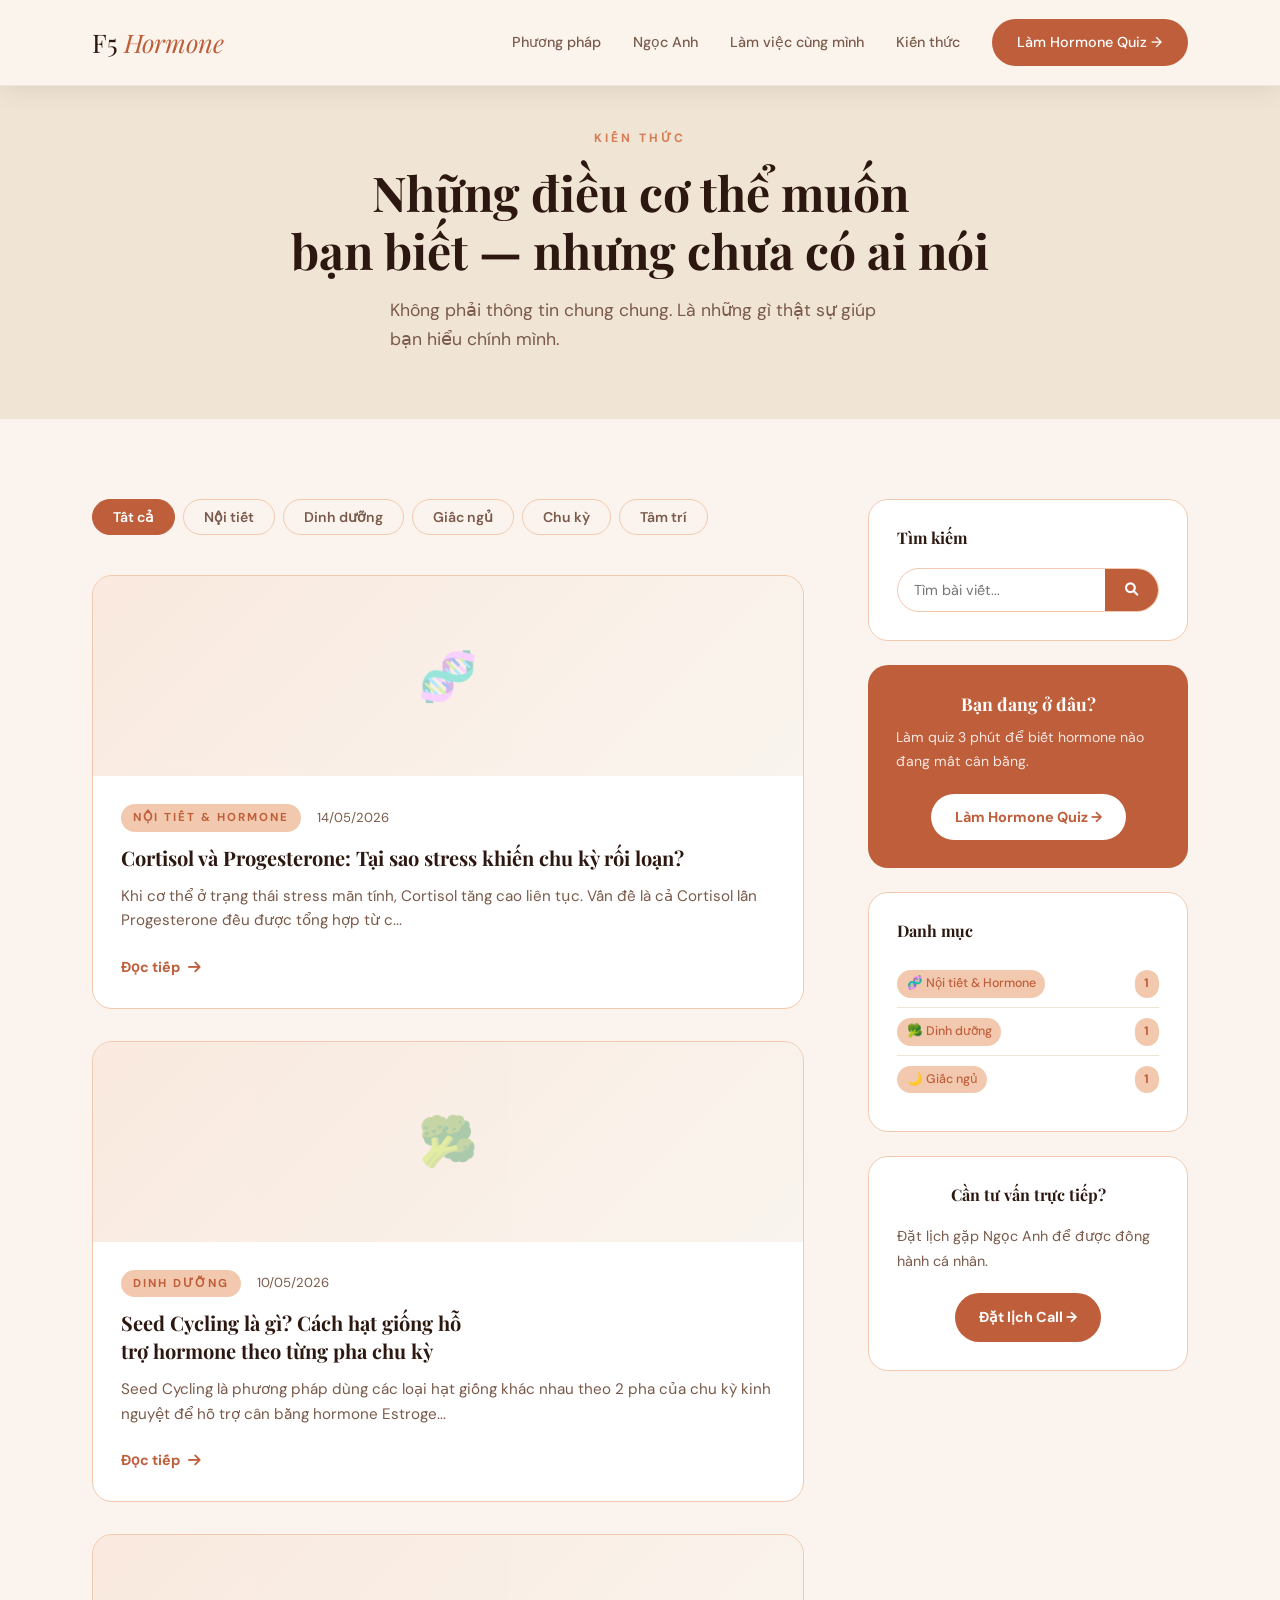
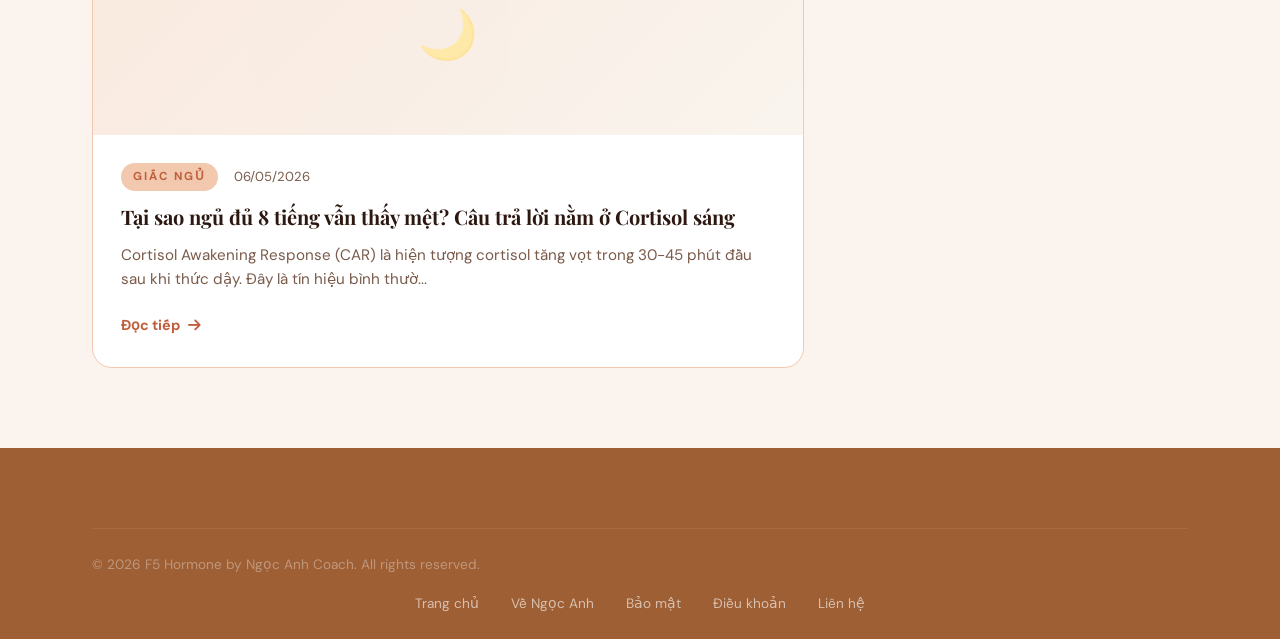
<file: blog.html>
<!DOCTYPE html>
<html lang="vi-VN">
<head>
<meta charset="UTF-8">
<meta name="viewport" content="width=device-width, initial-scale=1.0">
<title>Kiến thức Hormone — F5 Hormone | Ngọc Anh Coach</title>
<meta name="description" content="Các bài viết chuyên sâu về hormone, chu kỳ kinh nguyệt, dinh dưỡng và lối sống giúp phụ nữ Việt sống khỏe từ bên trong."/>
<link rel="canonical" href="https://f5hormone.com/blog">
<link rel="shortcut icon" href="favicon.ico" type="image/x-icon">
<link href="https://fonts.googleapis.com/css2?family=DM+Sans:wght@400;500;700&family=Playfair+Display:ital,wght@0,700;1,500;1,600&display=swap" rel="stylesheet">
<link rel="stylesheet" href="https://cdnjs.cloudflare.com/ajax/libs/font-awesome/6.0.0/css/all.min.css">
<link rel="stylesheet" href="style.css">
<style>
/* === BLOG PAGE === */
.blog-hero { padding: 8rem 0 4rem; background: var(--cream-dark); text-align: center; }
.blog-hero h1 { font-size: clamp(2rem, 4vw, 3rem); }
.blog-hero p { color: var(--muted); font-size: 1.1rem; max-width: 500px; margin: 1rem auto 0; }

.blog-main { padding: 5rem 0; }
.blog-layout { display: grid; grid-template-columns: 1fr 320px; gap: 4rem; align-items: start; }

/* Filter tabs */
.filter-tabs { display: flex; gap: 0.5rem; flex-wrap: wrap; margin-bottom: 2.5rem; }
.filter-tab {
  padding: 0.5rem 1.25rem;
  border-radius: 50px;
  border: 1.5px solid var(--green-light);
  background: transparent;
  color: var(--muted);
  font-family: inherit;
  font-size: 0.88rem;
  font-weight: 600;
  cursor: pointer;
  transition: all 0.2s;
}
.filter-tab:hover, .filter-tab.active {
  background: var(--green);
  border-color: var(--green);
  color: #fff;
}

/* Post cards */
.posts-grid { display: grid; gap: 2rem; }
.post-card {
  background: var(--white);
  border-radius: 20px;
  overflow: hidden;
  border: 1px solid var(--green-light);
  transition: transform 0.25s, box-shadow 0.25s;
  display: grid;
  grid-template-columns: 1fr;
}
.post-card:hover { transform: translateY(-4px); box-shadow: 0 16px 40px rgba(44,24,16,0.1); }
.post-card-img {
  height: 200px;
  background: var(--cream-dark);
  overflow: hidden;
}
.post-card-img img { width: 100%; height: 100%; object-fit: cover; transition: transform 0.4s; }
.post-card:hover .post-card-img img { transform: scale(1.03); }
.post-card-img-placeholder {
  height: 200px;
  background: linear-gradient(135deg, var(--green-light), var(--cream-dark));
  display: flex; align-items: center; justify-content: center;
  font-size: 3rem; opacity: 0.4;
}
.post-card-body { padding: 1.75rem; }
.post-meta { display: flex; align-items: center; gap: 1rem; margin-bottom: 0.75rem; flex-wrap: wrap; }
.post-cat {
  font-size: 0.72rem; font-weight: 700; letter-spacing: 2px; text-transform: uppercase;
  color: var(--green); background: var(--green-light); padding: 0.25rem 0.75rem; border-radius: 50px;
}
.post-date { font-size: 0.82rem; color: var(--muted); }
.post-card h2 { font-size: 1.25rem; margin-bottom: 0.75rem; line-height: 1.4; }
.post-card h2 a { color: var(--charcoal); text-decoration: none; }
.post-card h2 a:hover { color: var(--green); }
.post-excerpt { color: var(--muted); font-size: 0.95rem; line-height: 1.6; margin-bottom: 1.25rem; }
.post-read-more {
  display: inline-flex; align-items: center; gap: 0.5rem;
  color: var(--green); font-weight: 700; font-size: 0.9rem; text-decoration: none;
  transition: gap 0.2s;
}
.post-read-more:hover { gap: 0.75rem; }

/* Empty state */
.posts-empty { text-align: center; padding: 4rem 2rem; color: var(--muted); }
.posts-empty i { font-size: 3rem; opacity: 0.2; display: block; margin-bottom: 1rem; }

/* Sidebar */
.blog-sidebar { position: sticky; top: 100px; }
.sidebar-widget {
  background: var(--white);
  border-radius: 20px;
  padding: 1.75rem;
  margin-bottom: 1.5rem;
  border: 1px solid var(--green-light);
}
.sidebar-widget h3 { font-size: 1rem; margin-bottom: 1.25rem; color: var(--charcoal); }
.category-list { list-style: none; }
.category-list li {
  display: flex; justify-content: space-between; align-items: center;
  padding: 0.6rem 0; border-bottom: 1px solid var(--cream-dark);
  cursor: pointer; transition: color 0.2s;
}
.category-list li:last-child { border-bottom: none; }
.category-list li:hover { color: var(--green); }
.category-list li span { font-size: 0.78rem; background: var(--green-light); color: var(--green); padding: 0.2rem 0.6rem; border-radius: 50px; font-weight: 700; }

/* Search box */
.search-box { display: flex; border: 1.5px solid var(--green-light); border-radius: 50px; overflow: hidden; }
.search-box input { flex:1; padding: 0.75rem 1rem; border: none; font-family: inherit; font-size: 0.9rem; background: transparent; }
.search-box input:focus { outline: none; }
.search-box button { background: var(--green); color: #fff; border: none; padding: 0 1.25rem; cursor: pointer; }

/* CTA widget */
.widget-cta { background: var(--green); border-radius: 20px; padding: 1.75rem; text-align: center; color: #fff; margin-bottom: 1.5rem; }
.widget-cta h3 { font-size: 1.1rem; margin-bottom: 0.75rem; }
.widget-cta p { font-size: 0.88rem; opacity: 0.85; margin-bottom: 1.25rem; }
.widget-cta .btn-white { background: #fff; color: var(--green); padding: 0.7rem 1.5rem; border-radius: 50px; font-weight: 700; text-decoration: none; display: inline-block; font-size: 0.9rem; }

@media (max-width: 992px) {
  .blog-layout { grid-template-columns: 1fr; }
  .blog-sidebar { position: static; }
}
</style>
</head>
<body>

<!-- NAV -->
<nav class="navbar scrolled">
  <div class="container nav-inner">
    <a href="index.html" class="logo">F5 <em>Hormone</em></a>
    <div class="nav-links">
      <a href="index.html#pillars">Phương pháp</a>
      <a href="ve-ngoc-anh.html">Ngọc Anh</a>
      <a href="index.html#offers">Làm việc cùng mình</a>
      <a href="blog.html" class="active">Kiến thức</a>
      <a href="index.html#quiz" class="btn-nav">Làm Hormone Quiz →</a>
    </div>
  </div>
</nav>

<!-- HERO -->
<header class="blog-hero">
  <div class="container">
    <span class="section-label">Kiến thức</span>
    <h1>Những điều cơ thể muốn<br>bạn biết — nhưng chưa có ai nói</h1>
    <p>Không phải thông tin chung chung. Là những gì thật sự giúp bạn hiểu chính mình.</p>
  </div>
</header>

<!-- BLOG MAIN -->
<main class="blog-main">
  <div class="container">
    <div class="blog-layout">
      <!-- LEFT: POSTS -->
      <div>
        <!-- FILTER TABS -->
        <div class="filter-tabs" id="filterTabs">
          <button class="filter-tab active" data-cat="">Tất cả</button>
          <button class="filter-tab" data-cat="hormone">Nội tiết</button>
          <button class="filter-tab" data-cat="nutrition">Dinh dưỡng</button>
          <button class="filter-tab" data-cat="sleep">Giấc ngủ</button>
          <button class="filter-tab" data-cat="cycle">Chu kỳ</button>
          <button class="filter-tab" data-cat="mindset">Tâm trí</button>
        </div>

        <!-- POSTS LIST -->
        <div class="posts-grid" id="postsGrid">
          <!-- Loaded by JS -->
        </div>
      </div>

      <!-- RIGHT: SIDEBAR -->
      <aside class="blog-sidebar">
        <!-- Search -->
        <div class="sidebar-widget">
          <h3>Tìm kiếm</h3>
          <div class="search-box">
            <input type="text" id="searchInput" placeholder="Tìm bài viết..." oninput="renderBlog()">
            <button><i class="fas fa-search"></i></button>
          </div>
        </div>

        <!-- Quiz CTA -->
        <div class="widget-cta">
          <h3>Bạn đang ở đâu?</h3>
          <p>Làm quiz 3 phút để biết hormone nào đang mất cân bằng.</p>
          <a href="index.html#quiz" class="btn-white">Làm Hormone Quiz →</a>
        </div>

        <!-- Categories -->
        <div class="sidebar-widget">
          <h3>Danh mục</h3>
          <ul class="category-list" id="categoryList"></ul>
        </div>

        <!-- Consultation CTA -->
        <div class="sidebar-widget" style="text-align:center">
          <h3>Cần tư vấn trực tiếp?</h3>
          <p style="color:var(--muted);font-size:0.9rem;margin-bottom:1.25rem">Đặt lịch gặp Ngọc Anh để được đồng hành cá nhân.</p>
          <a href="https://calendly.com/ngocanhcici" target="_blank" class="btn-primary" style="font-size:0.9rem;padding:0.75rem 1.5rem">Đặt lịch Call →</a>
        </div>
      </aside>
    </div>
  </div>
</main>

<!-- FOOTER -->
<footer class="footer">
  <div class="container">
    <div class="footer-bottom">
      <p>© 2026 F5 Hormone by Ngọc Anh Coach. All rights reserved.</p>
      <div style="margin-top:1rem;display:flex;justify-content:center;gap:2rem;opacity:0.6;font-size:0.85rem">
        <a href="index.html">Trang chủ</a>
        <a href="ve-ngoc-anh.html">Về Ngọc Anh</a>
        <a href="chinh-sach-bao-mat.html">Bảo mật</a>
        <a href="dieu-khoan-su-dung.html">Điều khoản</a>
        <a href="lien-he.html">Liên hệ</a>
      </div>
    </div>
  </div>
</footer>

<script>
  const CATS = { hormone:'Nội tiết & Hormone', nutrition:'Dinh dưỡng', sleep:'Giấc ngủ', movement:'Vận động', mindset:'Tâm trí', cycle:'Chu kỳ kinh nguyệt' };
  const CAT_ICONS = { hormone:'🧬', nutrition:'🥦', sleep:'🌙', movement:'🧘', mindset:'🧠', cycle:'🌀' };

  let currentCat = '';

  // Sample posts for demo (until real ones exist)
  const demoData = [
    {
      id: 'demo1', title: 'Cortisol và Progesterone: Tại sao stress khiến chu kỳ rối loạn?',
      contentText: 'Khi cơ thể ở trạng thái stress mãn tính, Cortisol tăng cao liên tục. Vấn đề là cả Cortisol lẫn Progesterone đều được tổng hợp từ cùng một "nguyên liệu thô" là Pregnenolone. Khi cơ thể ưu tiên sản xuất Cortisol để đối phó với stress, nguồn Pregnenolone bị "đánh cắp" để làm Cortisol — khiến Progesterone thiếu hụt.',
      category: 'hormone', status: 'published', date: '2026-05-14',
      seoScore: 95, slug: 'cortisol-va-progesterone-stress-va-chu-ky'
    },
    {
      id: 'demo2', title: 'Seed Cycling là gì? Cách hạt giống hỗ trợ hormone theo từng pha chu kỳ',
      contentText: 'Seed Cycling là phương pháp dùng các loại hạt giống khác nhau theo 2 pha của chu kỳ kinh nguyệt để hỗ trợ cân bằng hormone Estrogen và Progesterone một cách tự nhiên. Đây là một trong những can thiệp dinh dưỡng được nhiều chuyên gia IIN khuyến nghị.',
      category: 'nutrition', status: 'published', date: '2026-05-10',
      seoScore: 88, slug: 'seed-cycling-hat-giong-va-hormone'
    },
    {
      id: 'demo3', title: 'Tại sao ngủ đủ 8 tiếng vẫn thấy mệt? Câu trả lời nằm ở Cortisol sáng',
      contentText: 'Cortisol Awakening Response (CAR) là hiện tượng cortisol tăng vọt trong 30-45 phút đầu sau khi thức dậy. Đây là tín hiệu bình thường, giúp bạn tỉnh táo và sẵn sàng cho ngày mới. Nhưng nếu CAR của bạn bị rối loạn, bạn sẽ thức dậy trong trạng thái mệt mỏi dù đã ngủ đủ giấc.',
      category: 'sleep', status: 'published', date: '2026-05-06',
      seoScore: 92, slug: 'ngu-du-giac-van-met-cortisol-sang'
    }
  ];

  function getPosts() {
    const saved = JSON.parse(localStorage.getItem('f5_posts') || '[]');
    const published = saved.filter(p => p.status === 'published');
    return [...published, ...demoData].sort((a, b) => new Date(b.date) - new Date(a.date));
  }

  function renderBlog() {
    const search = document.getElementById('searchInput').value.toLowerCase();
    let posts = getPosts();
    if (currentCat) posts = posts.filter(p => p.category === currentCat);
    if (search) posts = posts.filter(p => (p.title||'').toLowerCase().includes(search) || (p.contentText||'').toLowerCase().includes(search));

    const grid = document.getElementById('postsGrid');

    if (posts.length === 0) {
      grid.innerHTML = `<div class="posts-empty"><i class="fas fa-search"></i><h3>Không tìm thấy bài viết</h3><p>Thử thay đổi từ khóa hoặc danh mục</p></div>`;
      return;
    }

    grid.innerHTML = posts.map(p => `
      <article class="post-card">
        <div class="post-card-img-placeholder">${CAT_ICONS[p.category] || '📝'}</div>
        <div class="post-card-body">
          <div class="post-meta">
            <span class="post-cat">${CATS[p.category] || p.category}</span>
            <span class="post-date">${formatDate(p.date)}</span>
          </div>
          <h2><a href="post?id=${p.id}">${p.title}</a></h2>
          <p class="post-excerpt">${(p.contentText||'').substring(0,130)}...</p>
          <a href="post?id=${p.id}" class="post-read-more">Đọc tiếp <i class="fas fa-arrow-right"></i></a>
        </div>
      </article>
    `).join('');
  }

  function renderCategories() {
    const posts = getPosts();
    const catCounts = {};
    posts.forEach(p => { catCounts[p.category] = (catCounts[p.category] || 0) + 1; });
    const list = document.getElementById('categoryList');
    list.innerHTML = Object.entries(catCounts).map(([cat, count]) => `
      <li onclick="filterCat('${cat}')">
        <span style="font-weight:500">${CAT_ICONS[cat]||''} ${CATS[cat]||cat}</span>
        <span>${count}</span>
      </li>
    `).join('');
  }

  function filterCat(cat) {
    currentCat = cat;
    document.querySelectorAll('.filter-tab').forEach(t => {
      t.classList.toggle('active', t.dataset.cat === cat);
    });
    renderBlog();
  }

  // Filter tabs
  document.getElementById('filterTabs').addEventListener('click', (e) => {
    const btn = e.target.closest('.filter-tab');
    if (!btn) return;
    filterCat(btn.dataset.cat);
  });

  function formatDate(dateStr) {
    if (!dateStr) return '';
    return new Date(dateStr).toLocaleDateString('vi-VN', { day:'2-digit', month:'2-digit', year:'numeric' });
  }

  renderBlog();
  renderCategories();
</script>

</body>
</html>
</file>
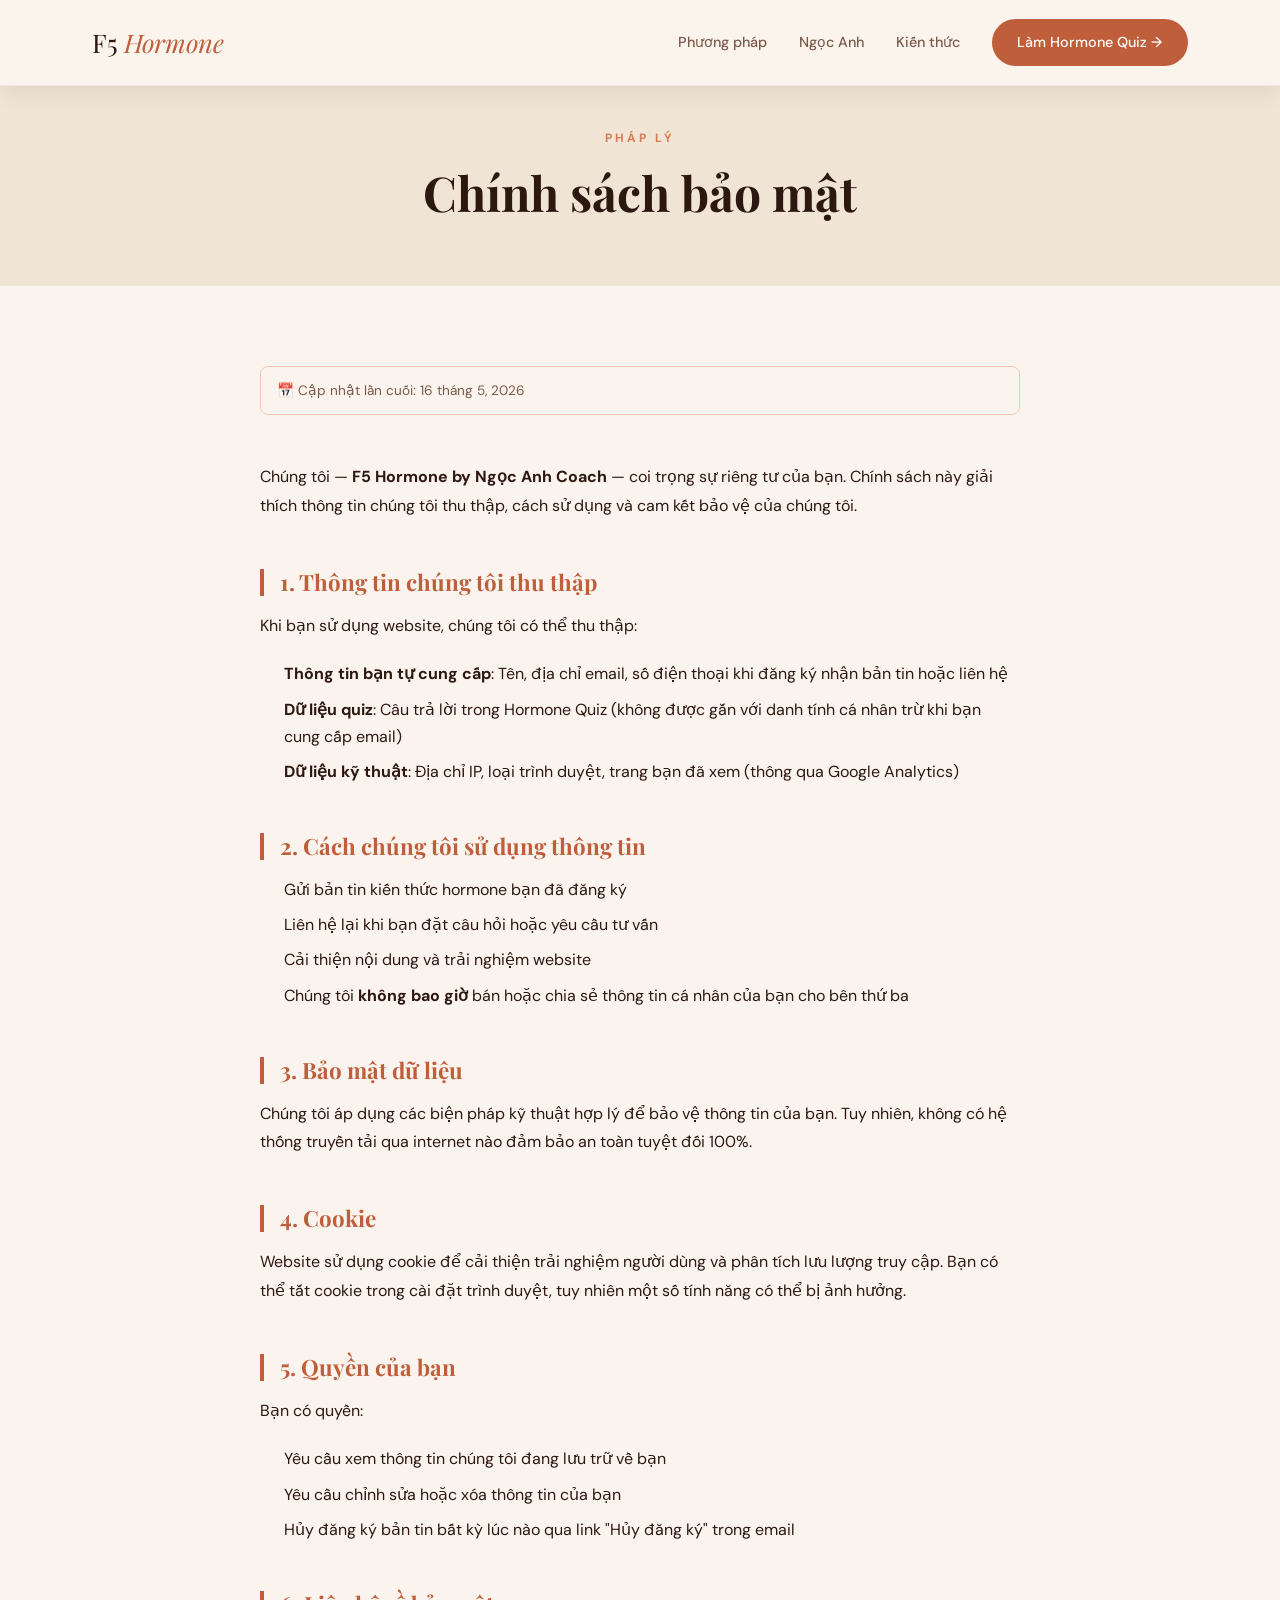
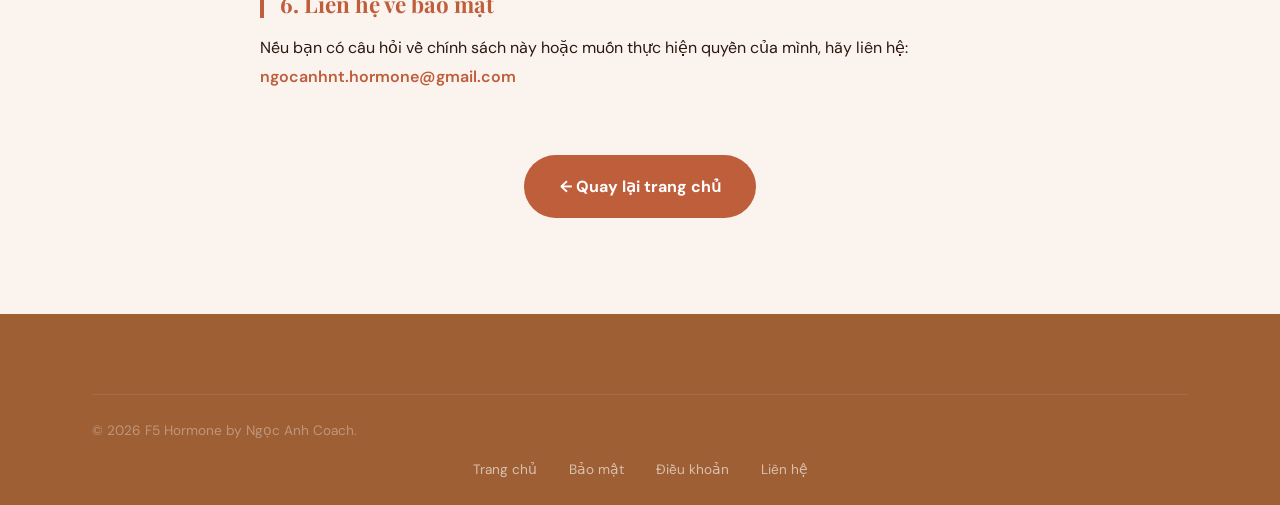
<file: chinh-sach-bao-mat.html>
<!DOCTYPE html>
<html lang="vi-VN">
<head>
<meta charset="UTF-8">
<meta name="viewport" content="width=device-width, initial-scale=1.0">
<title>Chính sách bảo mật — F5 Hormone | Ngọc Anh Coach</title>
<meta name="description" content="Chính sách bảo mật của F5 Hormone. Chúng tôi cam kết bảo vệ thông tin cá nhân của bạn."/>
<link rel="canonical" href="https://f5hormone.com/chinh-sach-bao-mat">
<link rel="shortcut icon" href="favicon.ico" type="image/x-icon">
<link href="https://fonts.googleapis.com/css2?family=DM+Sans:wght@400;500;700&family=Playfair+Display:ital,wght@0,700;1,500;1,600&display=swap" rel="stylesheet">
<link rel="stylesheet" href="style.css">
<style>
.subpage-hero { padding: 8rem 0 4rem; background: var(--cream-dark); text-align: center; }
.subpage-hero h1 { font-size: clamp(2rem, 4vw, 3rem); }
.policy-content { padding: 5rem 0 6rem; }
.policy-inner { max-width: 760px; margin: 0 auto; }
.policy-inner h2 { font-size: 1.4rem; margin: 3rem 0 1rem; color: var(--green); border-left: 4px solid var(--green); padding-left: 1rem; }
.policy-inner p { font-size: 1rem; line-height: 1.8; margin-bottom: 1.25rem; color: var(--charcoal); }
.policy-inner ul { margin: 0.75rem 0 1.5rem 1.5rem; }
.policy-inner li { margin-bottom: 0.5rem; line-height: 1.7; }
.policy-inner .last-updated { font-size: 0.85rem; color: var(--muted); border: 1px solid var(--green-light); border-radius: 8px; padding: 0.75rem 1rem; margin-bottom: 3rem; }
</style>
</head>
<body>

<nav class="navbar scrolled">
  <div class="container nav-inner">
    <a href="index.html" class="logo">F5 <em>Hormone</em></a>
    <div class="nav-links">
      <a href="index.html#pillars">Phương pháp</a>
      <a href="ve-ngoc-anh.html">Ngọc Anh</a>
      <a href="blog.html">Kiến thức</a>
      <a href="index.html#quiz" class="btn-nav">Làm Hormone Quiz →</a>
    </div>
  </div>
</nav>

<header class="subpage-hero">
  <div class="container">
    <span class="section-label">Pháp lý</span>
    <h1>Chính sách bảo mật</h1>
  </div>
</header>

<main class="policy-content">
  <div class="container">
    <div class="policy-inner">
      <div class="last-updated">📅 Cập nhật lần cuối: 16 tháng 5, 2026</div>

      <p>Chúng tôi — <strong>F5 Hormone by Ngọc Anh Coach</strong> — coi trọng sự riêng tư của bạn. Chính sách này giải thích thông tin chúng tôi thu thập, cách sử dụng và cam kết bảo vệ của chúng tôi.</p>

      <h2>1. Thông tin chúng tôi thu thập</h2>
      <p>Khi bạn sử dụng website, chúng tôi có thể thu thập:</p>
      <ul>
        <li><strong>Thông tin bạn tự cung cấp</strong>: Tên, địa chỉ email, số điện thoại khi đăng ký nhận bản tin hoặc liên hệ</li>
        <li><strong>Dữ liệu quiz</strong>: Câu trả lời trong Hormone Quiz (không được gắn với danh tính cá nhân trừ khi bạn cung cấp email)</li>
        <li><strong>Dữ liệu kỹ thuật</strong>: Địa chỉ IP, loại trình duyệt, trang bạn đã xem (thông qua Google Analytics)</li>
      </ul>

      <h2>2. Cách chúng tôi sử dụng thông tin</h2>
      <ul>
        <li>Gửi bản tin kiến thức hormone bạn đã đăng ký</li>
        <li>Liên hệ lại khi bạn đặt câu hỏi hoặc yêu cầu tư vấn</li>
        <li>Cải thiện nội dung và trải nghiệm website</li>
        <li>Chúng tôi <strong>không bao giờ</strong> bán hoặc chia sẻ thông tin cá nhân của bạn cho bên thứ ba</li>
      </ul>

      <h2>3. Bảo mật dữ liệu</h2>
      <p>Chúng tôi áp dụng các biện pháp kỹ thuật hợp lý để bảo vệ thông tin của bạn. Tuy nhiên, không có hệ thống truyền tải qua internet nào đảm bảo an toàn tuyệt đối 100%.</p>

      <h2>4. Cookie</h2>
      <p>Website sử dụng cookie để cải thiện trải nghiệm người dùng và phân tích lưu lượng truy cập. Bạn có thể tắt cookie trong cài đặt trình duyệt, tuy nhiên một số tính năng có thể bị ảnh hưởng.</p>

      <h2>5. Quyền của bạn</h2>
      <p>Bạn có quyền:</p>
      <ul>
        <li>Yêu cầu xem thông tin chúng tôi đang lưu trữ về bạn</li>
        <li>Yêu cầu chỉnh sửa hoặc xóa thông tin của bạn</li>
        <li>Hủy đăng ký bản tin bất kỳ lúc nào qua link "Hủy đăng ký" trong email</li>
      </ul>

      <h2>6. Liên hệ về bảo mật</h2>
      <p>Nếu bạn có câu hỏi về chính sách này hoặc muốn thực hiện quyền của mình, hãy liên hệ: <a href="mailto:ngocanhnt.hormone@gmail.com" style="color:var(--green);font-weight:600">ngocanhnt.hormone@gmail.com</a></p>

      <div style="margin-top:4rem;text-align:center">
        <a href="index.html" class="btn-primary">← Quay lại trang chủ</a>
      </div>
    </div>
  </div>
</main>

<footer class="footer">
  <div class="container">
    <div class="footer-bottom">
      <p>© 2026 F5 Hormone by Ngọc Anh Coach.</p>
      <div style="margin-top:1rem;display:flex;justify-content:center;gap:2rem;opacity:0.6;font-size:0.85rem">
        <a href="index.html">Trang chủ</a>
        <a href="chinh-sach-bao-mat.html">Bảo mật</a>
        <a href="dieu-khoan-su-dung.html">Điều khoản</a>
        <a href="lien-he.html">Liên hệ</a>
      </div>
    </div>
  </div>
</footer>

</body>
</html>
</file>
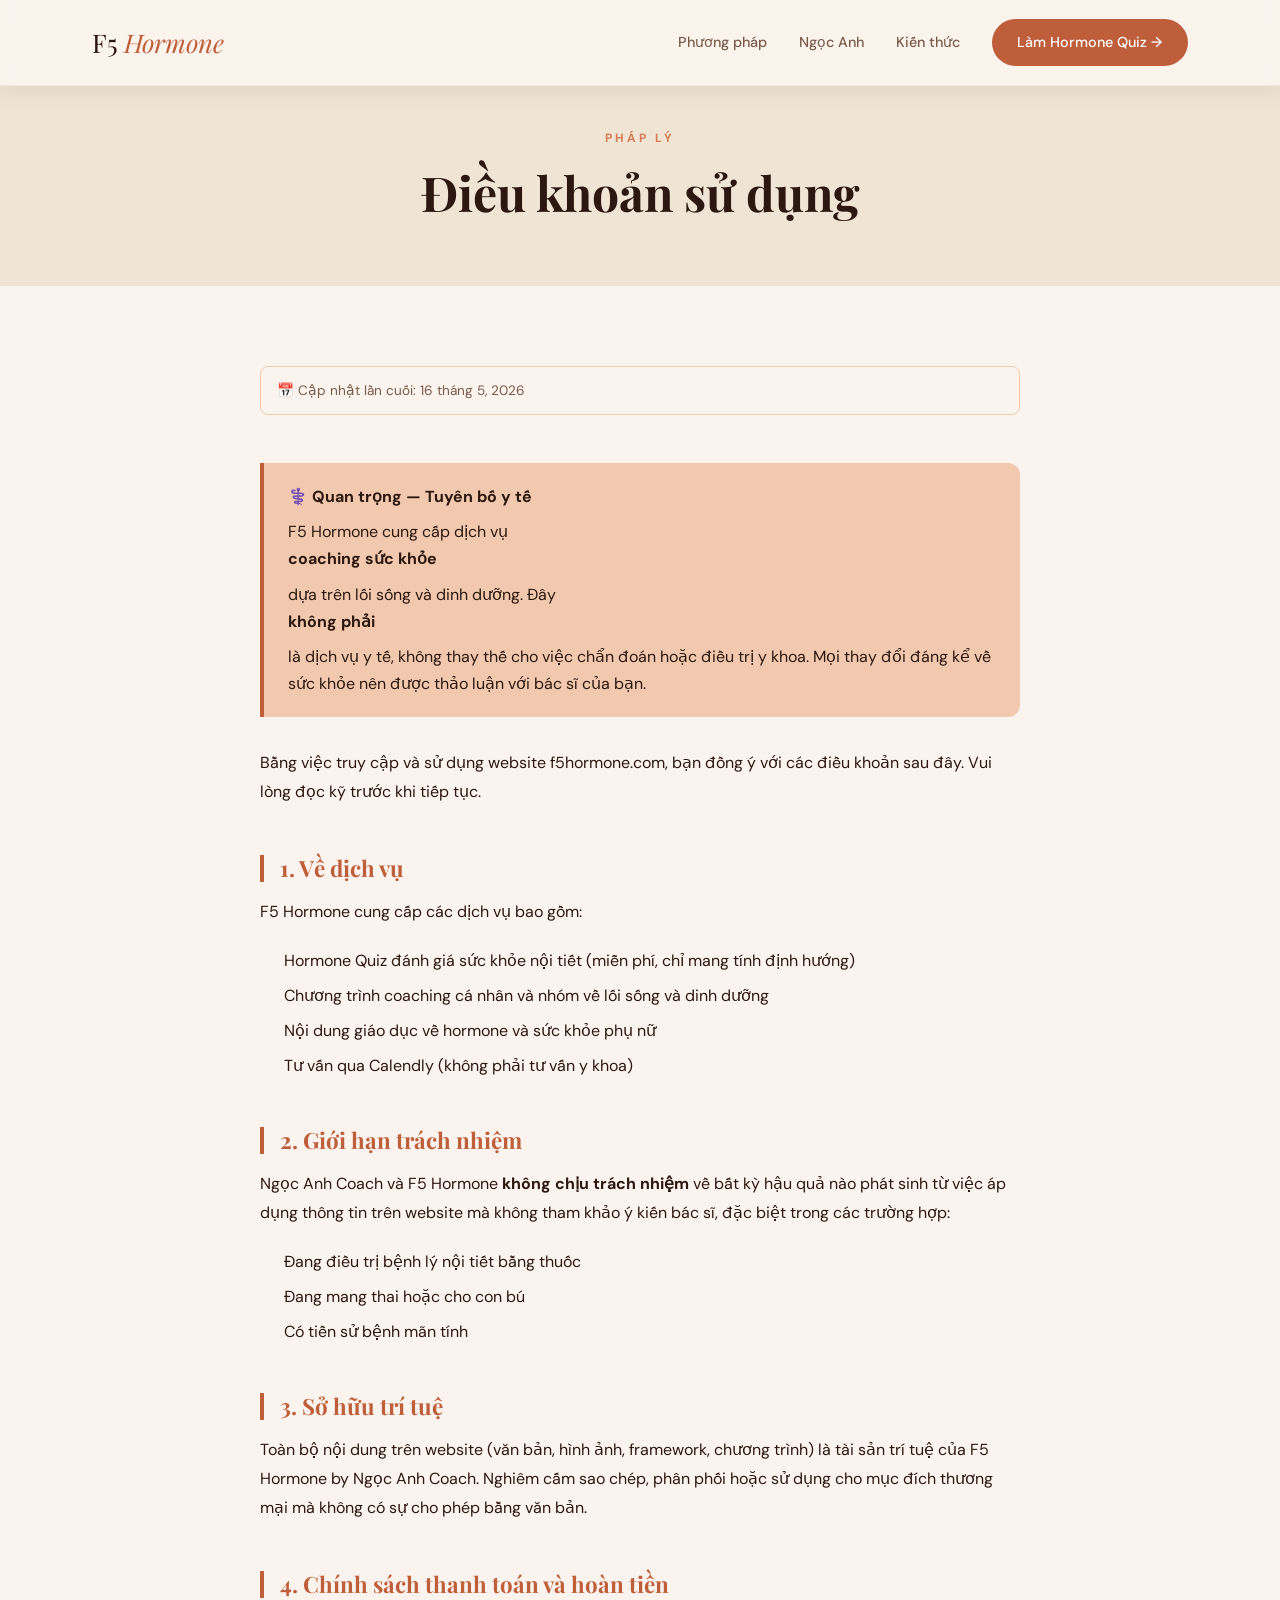
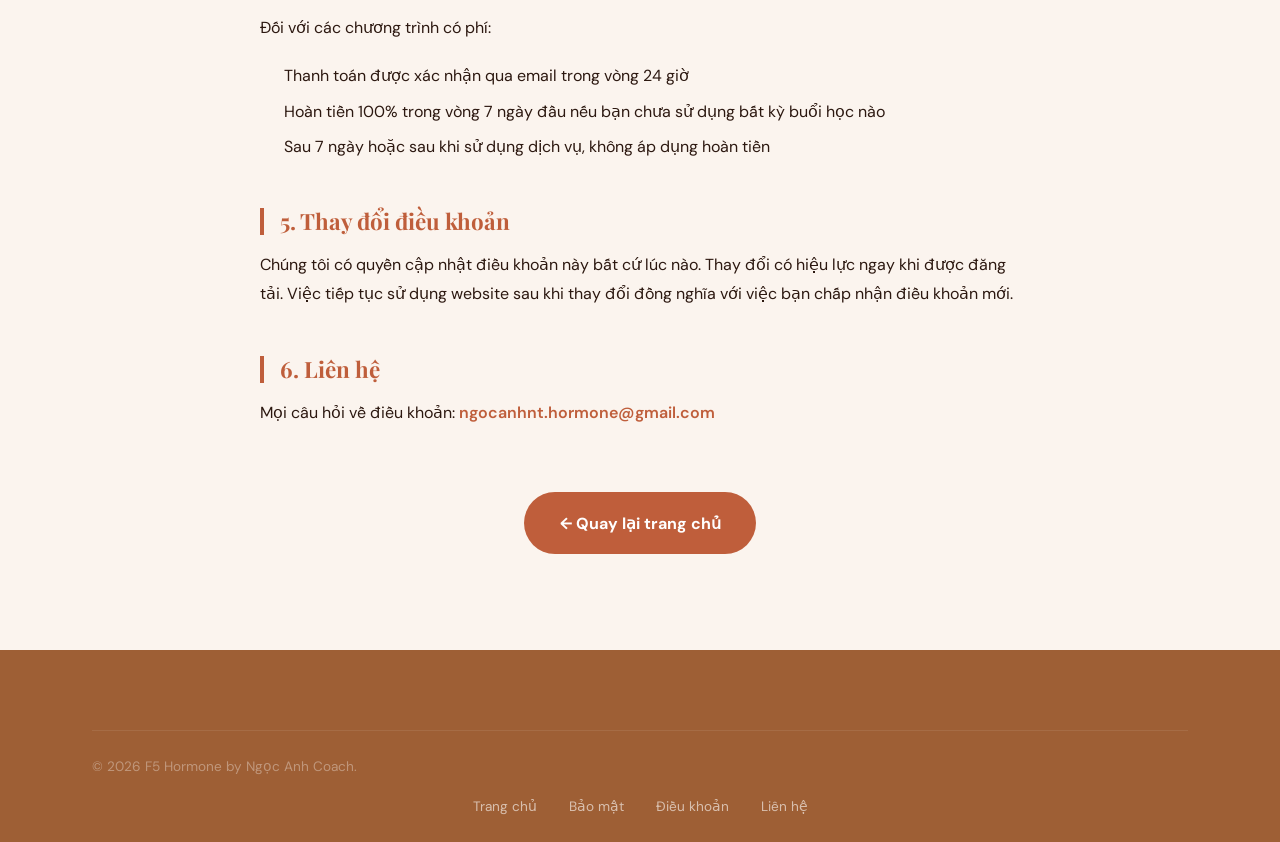
<file: dieu-khoan-su-dung.html>
<!DOCTYPE html>
<html lang="vi-VN">
<head>
<meta charset="UTF-8">
<meta name="viewport" content="width=device-width, initial-scale=1.0">
<title>Điều khoản sử dụng — F5 Hormone | Ngọc Anh Coach</title>
<meta name="description" content="Điều khoản sử dụng dịch vụ của F5 Hormone. Vui lòng đọc kỹ trước khi sử dụng các dịch vụ coaching sức khỏe nội tiết."/>
<link rel="canonical" href="https://f5hormone.com/dieu-khoan-su-dung">
<link rel="shortcut icon" href="favicon.ico" type="image/x-icon">
<link href="https://fonts.googleapis.com/css2?family=DM+Sans:wght@400;500;700&family=Playfair+Display:ital,wght@0,700;1,500;1,600&display=swap" rel="stylesheet">
<link rel="stylesheet" href="style.css">
<style>
.subpage-hero { padding: 8rem 0 4rem; background: var(--cream-dark); text-align: center; }
.subpage-hero h1 { font-size: clamp(2rem, 4vw, 3rem); }
.policy-content { padding: 5rem 0 6rem; }
.policy-inner { max-width: 760px; margin: 0 auto; }
.policy-inner h2 { font-size: 1.4rem; margin: 3rem 0 1rem; color: var(--green); border-left: 4px solid var(--green); padding-left: 1rem; }
.policy-inner p { font-size: 1rem; line-height: 1.8; margin-bottom: 1.25rem; color: var(--charcoal); }
.policy-inner ul { margin: 0.75rem 0 1.5rem 1.5rem; }
.policy-inner li { margin-bottom: 0.5rem; line-height: 1.7; }
.policy-inner .last-updated { font-size: 0.85rem; color: var(--muted); border: 1px solid var(--green-light); border-radius: 8px; padding: 0.75rem 1rem; margin-bottom: 3rem; }
.disclaimer-box { background: var(--green-light); border-left: 4px solid var(--green); border-radius: 0 12px 12px 0; padding: 1.25rem 1.5rem; margin: 2rem 0; }
.disclaimer-box strong { display: block; margin-bottom: 0.5rem; }
</style>
</head>
<body>

<nav class="navbar scrolled">
  <div class="container nav-inner">
    <a href="index.html" class="logo">F5 <em>Hormone</em></a>
    <div class="nav-links">
      <a href="index.html#pillars">Phương pháp</a>
      <a href="ve-ngoc-anh.html">Ngọc Anh</a>
      <a href="blog.html">Kiến thức</a>
      <a href="index.html#quiz" class="btn-nav">Làm Hormone Quiz →</a>
    </div>
  </div>
</nav>

<header class="subpage-hero">
  <div class="container">
    <span class="section-label">Pháp lý</span>
    <h1>Điều khoản sử dụng</h1>
  </div>
</header>

<main class="policy-content">
  <div class="container">
    <div class="policy-inner">
      <div class="last-updated">📅 Cập nhật lần cuối: 16 tháng 5, 2026</div>

      <div class="disclaimer-box">
        <strong>⚕️ Quan trọng — Tuyên bố y tế</strong>
        F5 Hormone cung cấp dịch vụ <strong>coaching sức khỏe</strong> dựa trên lối sống và dinh dưỡng. Đây <strong>không phải</strong> là dịch vụ y tế, không thay thế cho việc chẩn đoán hoặc điều trị y khoa. Mọi thay đổi đáng kể về sức khỏe nên được thảo luận với bác sĩ của bạn.
      </div>

      <p>Bằng việc truy cập và sử dụng website f5hormone.com, bạn đồng ý với các điều khoản sau đây. Vui lòng đọc kỹ trước khi tiếp tục.</p>

      <h2>1. Về dịch vụ</h2>
      <p>F5 Hormone cung cấp các dịch vụ bao gồm:</p>
      <ul>
        <li>Hormone Quiz đánh giá sức khỏe nội tiết (miễn phí, chỉ mang tính định hướng)</li>
        <li>Chương trình coaching cá nhân và nhóm về lối sống và dinh dưỡng</li>
        <li>Nội dung giáo dục về hormone và sức khỏe phụ nữ</li>
        <li>Tư vấn qua Calendly (không phải tư vấn y khoa)</li>
      </ul>

      <h2>2. Giới hạn trách nhiệm</h2>
      <p>Ngọc Anh Coach và F5 Hormone <strong>không chịu trách nhiệm</strong> về bất kỳ hậu quả nào phát sinh từ việc áp dụng thông tin trên website mà không tham khảo ý kiến bác sĩ, đặc biệt trong các trường hợp:</p>
      <ul>
        <li>Đang điều trị bệnh lý nội tiết bằng thuốc</li>
        <li>Đang mang thai hoặc cho con bú</li>
        <li>Có tiền sử bệnh mãn tính</li>
      </ul>

      <h2>3. Sở hữu trí tuệ</h2>
      <p>Toàn bộ nội dung trên website (văn bản, hình ảnh, framework, chương trình) là tài sản trí tuệ của F5 Hormone by Ngọc Anh Coach. Nghiêm cấm sao chép, phân phối hoặc sử dụng cho mục đích thương mại mà không có sự cho phép bằng văn bản.</p>

      <h2>4. Chính sách thanh toán và hoàn tiền</h2>
      <p>Đối với các chương trình có phí:</p>
      <ul>
        <li>Thanh toán được xác nhận qua email trong vòng 24 giờ</li>
        <li>Hoàn tiền 100% trong vòng 7 ngày đầu nếu bạn chưa sử dụng bất kỳ buổi học nào</li>
        <li>Sau 7 ngày hoặc sau khi sử dụng dịch vụ, không áp dụng hoàn tiền</li>
      </ul>

      <h2>5. Thay đổi điều khoản</h2>
      <p>Chúng tôi có quyền cập nhật điều khoản này bất cứ lúc nào. Thay đổi có hiệu lực ngay khi được đăng tải. Việc tiếp tục sử dụng website sau khi thay đổi đồng nghĩa với việc bạn chấp nhận điều khoản mới.</p>

      <h2>6. Liên hệ</h2>
      <p>Mọi câu hỏi về điều khoản: <a href="mailto:ngocanhnt.hormone@gmail.com" style="color:var(--green);font-weight:600">ngocanhnt.hormone@gmail.com</a></p>

      <div style="margin-top:4rem;text-align:center">
        <a href="index.html" class="btn-primary">← Quay lại trang chủ</a>
      </div>
    </div>
  </div>
</main>

<footer class="footer">
  <div class="container">
    <div class="footer-bottom">
      <p>© 2026 F5 Hormone by Ngọc Anh Coach.</p>
      <div style="margin-top:1rem;display:flex;justify-content:center;gap:2rem;opacity:0.6;font-size:0.85rem">
        <a href="index.html">Trang chủ</a>
        <a href="chinh-sach-bao-mat.html">Bảo mật</a>
        <a href="dieu-khoan-su-dung.html">Điều khoản</a>
        <a href="lien-he.html">Liên hệ</a>
      </div>
    </div>
  </div>
</footer>

</body>
</html>
</file>
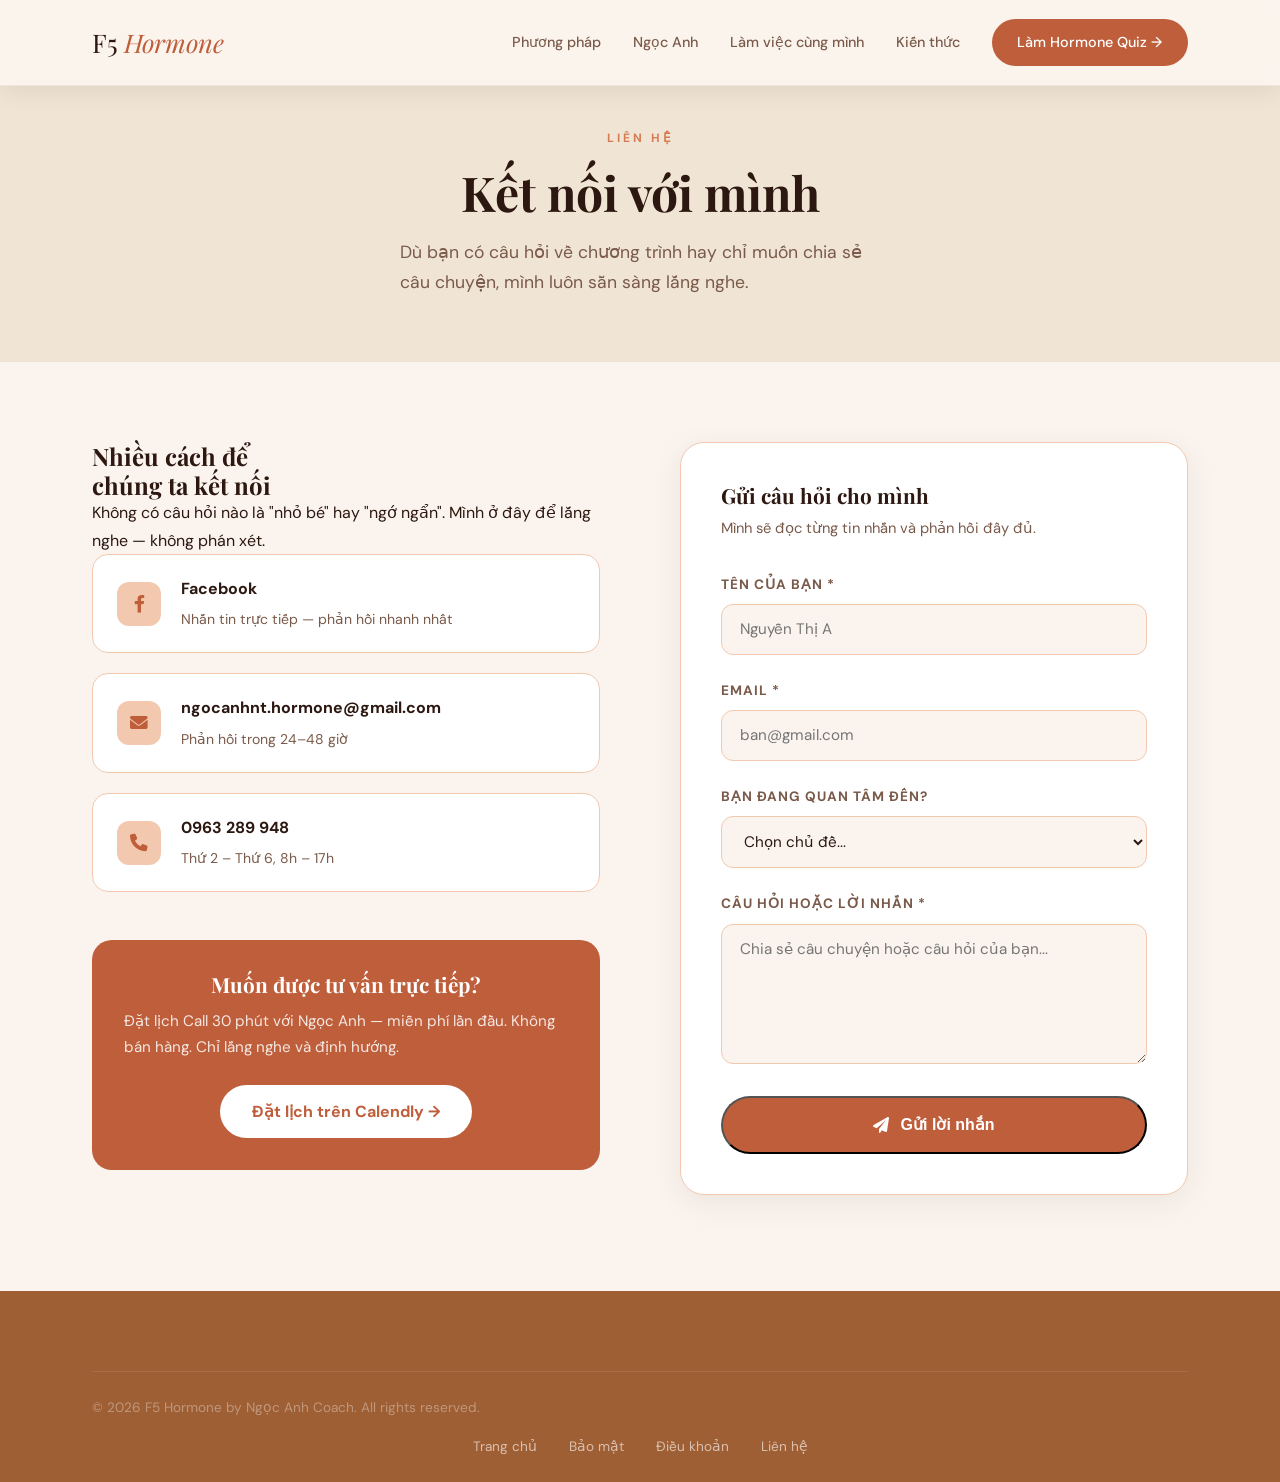
<file: lien-he.html>
<!DOCTYPE html>
<html lang="vi-VN">
<head>
<meta charset="UTF-8">
<meta name="viewport" content="width=device-width, initial-scale=1.0">
<title>Liên hệ — F5 Hormone | Ngọc Anh Coach</title>
<meta name="description" content="Kết nối với Ngọc Anh Coach để được tư vấn về sức khỏe nội tiết. Đặt lịch call hoặc gửi câu hỏi qua form liên hệ."/>
<link rel="canonical" href="https://f5hormone.com/lien-he">
<link rel="shortcut icon" href="favicon.ico" type="image/x-icon">
<link href="https://fonts.googleapis.com/css2?family=DM+Sans:wght@400;500;700&family=Playfair+Display:ital,wght@0,700;1,500;1,600&display=swap" rel="stylesheet">
<link rel="stylesheet" href="https://cdnjs.cloudflare.com/ajax/libs/font-awesome/6.0.0/css/all.min.css">
<link rel="stylesheet" href="style.css">
<style>
.contact-hero { padding: 8rem 0 4rem; background: var(--cream-dark); text-align: center; }
.contact-hero h1 { font-size: clamp(2rem, 4vw, 3rem); }
.contact-hero p { color: var(--muted); font-size: 1.1rem; max-width: 480px; margin: 1rem auto 0; }

.contact-section { padding: 5rem 0 6rem; }
.contact-grid { display: grid; grid-template-columns: 1fr 1fr; gap: 5rem; align-items: start; }

.contact-info h2 { font-size: 1.8rem; margin-bottom: 1.5rem; }
.contact-info .lead { font-size: 1.05rem; color: var(--muted); line-height: 1.7; margin-bottom: 2.5rem; }

.contact-channels { display: flex; flex-direction: column; gap: 1.25rem; margin-bottom: 3rem; }
.channel-item {
  display: flex; align-items: center; gap: 1.25rem;
  padding: 1.25rem 1.5rem;
  background: var(--white);
  border-radius: 16px;
  border: 1px solid var(--green-light);
  text-decoration: none;
  color: var(--charcoal);
  transition: all 0.2s;
}
.channel-item:hover { transform: translateX(4px); border-color: var(--green); box-shadow: 0 8px 24px rgba(191,94,59,0.1); }
.channel-icon {
  width: 44px; height: 44px;
  background: var(--green-light);
  border-radius: 12px;
  display: flex; align-items: center; justify-content: center;
  color: var(--green); font-size: 1.1rem;
  flex-shrink: 0;
}
.channel-text strong { display: block; font-weight: 700; margin-bottom: 0.2rem; }
.channel-text span { font-size: 0.88rem; color: var(--muted); }

.calendly-cta {
  background: var(--green);
  border-radius: 20px;
  padding: 2rem;
  text-align: center;
  color: #fff;
}
.calendly-cta h3 { font-size: 1.3rem; margin-bottom: 0.75rem; }
.calendly-cta p { opacity: 0.85; font-size: 0.95rem; margin-bottom: 1.5rem; }
.btn-white { background: #fff; color: var(--green); padding: 0.8rem 2rem; border-radius: 50px; font-weight: 700; text-decoration: none; display: inline-block; transition: all 0.2s; }
.btn-white:hover { transform: translateY(-2px); box-shadow: 0 8px 20px rgba(0,0,0,0.15); }

/* Form */
.contact-form-wrap {
  background: var(--white);
  border-radius: 24px;
  padding: 2.5rem;
  border: 1px solid var(--green-light);
  box-shadow: 0 8px 32px rgba(44,24,16,0.07);
}
.contact-form-wrap h3 { font-size: 1.3rem; margin-bottom: 0.5rem; }
.contact-form-wrap > p { color: var(--muted); font-size: 0.92rem; margin-bottom: 2rem; }

.form-group { margin-bottom: 1.5rem; }
.form-group label { display: block; font-weight: 700; font-size: 0.85rem; text-transform: uppercase; letter-spacing: 1px; color: var(--muted); margin-bottom: 0.5rem; }
.form-group input,
.form-group textarea,
.form-group select {
  width: 100%;
  padding: 0.9rem 1.1rem;
  border-radius: 12px;
  border: 1.5px solid var(--green-light);
  font-family: inherit;
  font-size: 0.95rem;
  color: var(--charcoal);
  background: var(--cream);
  transition: border 0.2s;
}
.form-group input:focus,
.form-group textarea:focus,
.form-group select:focus { outline: none; border-color: var(--green); background: #fff; }
.form-group textarea { min-height: 140px; resize: vertical; }

.form-success {
  display: none;
  text-align: center;
  padding: 3rem 1rem;
}
.form-success i { font-size: 3rem; color: var(--green); display: block; margin-bottom: 1rem; }
.form-success h3 { margin-bottom: 0.75rem; }
.form-success p { color: var(--muted); }

@media (max-width: 992px) {
  .contact-grid { grid-template-columns: 1fr; gap: 3rem; }
  .contact-hero { padding: 6rem 0 3rem; }
}
</style>
</head>
<body>

<!-- NAV -->
<nav class="navbar scrolled">
  <div class="container nav-inner">
    <a href="index.html" class="logo">F5 <em>Hormone</em></a>
    <div class="nav-links">
      <a href="index.html#pillars">Phương pháp</a>
      <a href="ve-ngoc-anh.html">Ngọc Anh</a>
      <a href="index.html#offers">Làm việc cùng mình</a>
      <a href="blog.html">Kiến thức</a>
      <a href="index.html#quiz" class="btn-nav">Làm Hormone Quiz →</a>
    </div>
  </div>
</nav>

<!-- HERO -->
<header class="contact-hero">
  <div class="container">
    <span class="section-label">Liên hệ</span>
    <h1>Kết nối với mình</h1>
    <p>Dù bạn có câu hỏi về chương trình hay chỉ muốn chia sẻ câu chuyện, mình luôn sẵn sàng lắng nghe.</p>
  </div>
</header>

<!-- CONTACT SECTION -->
<section class="contact-section">
  <div class="container">
    <div class="contact-grid">
      <!-- LEFT: CONTACT INFO -->
      <div>
        <h2>Nhiều cách để<br>chúng ta kết nối</h2>
        <p class="lead">Không có câu hỏi nào là "nhỏ bé" hay "ngớ ngẩn". Mình ở đây để lắng nghe — không phán xét.</p>

        <div class="contact-channels">
          <a href="https://www.facebook.com/nguyenthingocanh2208" target="_blank" class="channel-item">
            <div class="channel-icon"><i class="fab fa-facebook-f"></i></div>
            <div class="channel-text">
              <strong>Facebook</strong>
              <span>Nhắn tin trực tiếp — phản hồi nhanh nhất</span>
            </div>
          </a>
          <a href="mailto:ngocanhnt.hormone@gmail.com" class="channel-item">
            <div class="channel-icon"><i class="fas fa-envelope"></i></div>
            <div class="channel-text">
              <strong>ngocanhnt.hormone@gmail.com</strong>
              <span>Phản hồi trong 24–48 giờ</span>
            </div>
          </a>
          <a href="tel:0963289948" class="channel-item">
            <div class="channel-icon"><i class="fas fa-phone"></i></div>
            <div class="channel-text">
              <strong>0963 289 948</strong>
              <span>Thứ 2 – Thứ 6, 8h – 17h</span>
            </div>
          </a>
        </div>

        <!-- CALENDLY CTA -->
        <div class="calendly-cta">
          <h3>Muốn được tư vấn trực tiếp?</h3>
          <p>Đặt lịch Call 30 phút với Ngọc Anh — miễn phí lần đầu. Không bán hàng. Chỉ lắng nghe và định hướng.</p>
          <a href="https://calendly.com/ngocanhcici" target="_blank" class="btn-white">Đặt lịch trên Calendly →</a>
        </div>
      </div>

      <!-- RIGHT: FORM -->
      <div class="contact-form-wrap">
        <h3>Gửi câu hỏi cho mình</h3>
        <p>Mình sẽ đọc từng tin nhắn và phản hồi đầy đủ.</p>

        <form id="contactForm" onsubmit="submitForm(event)">
          <div class="form-group">
            <label>Tên của bạn *</label>
            <input type="text" id="fname" placeholder="Nguyễn Thị A" required>
          </div>
          <div class="form-group">
            <label>Email *</label>
            <input type="email" id="femail" placeholder="ban@gmail.com" required>
          </div>
          <div class="form-group">
            <label>Bạn đang quan tâm đến?</label>
            <select id="ftopic">
              <option value="">Chọn chủ đề...</option>
              <option value="1on1">Tư vấn 1-1 cá nhân</option>
              <option value="group">Chương trình nhóm 12 tuần</option>
              <option value="quiz">Hormone Quiz & Kết quả</option>
              <option value="general">Câu hỏi chung về hormone</option>
              <option value="other">Khác</option>
            </select>
          </div>
          <div class="form-group">
            <label>Câu hỏi hoặc lời nhắn *</label>
            <textarea id="fmessage" placeholder="Chia sẻ câu chuyện hoặc câu hỏi của bạn..." required></textarea>
          </div>
          <button type="submit" class="btn-primary" style="width:100%;justify-content:center">
            <i class="fas fa-paper-plane"></i> Gửi lời nhắn
          </button>
        </form>

        <div class="form-success" id="formSuccess">
          <i class="fas fa-check-circle"></i>
          <h3>Mình đã nhận được rồi!</h3>
          <p>Cảm ơn bạn đã nhắn tin. Mình sẽ phản hồi trong vòng 24–48 giờ.<br>Trong lúc chờ, bạn có thể thử làm <a href="index.html#quiz" style="color:var(--green);font-weight:700">Hormone Quiz</a> nhé!</p>
        </div>
      </div>
    </div>
  </div>
</section>

<!-- FOOTER -->
<footer class="footer">
  <div class="container">
    <div class="footer-bottom">
      <p>© 2026 F5 Hormone by Ngọc Anh Coach. All rights reserved.</p>
      <div style="margin-top:1rem;display:flex;justify-content:center;gap:2rem;opacity:0.6;font-size:0.85rem">
        <a href="index.html">Trang chủ</a>
        <a href="chinh-sach-bao-mat.html">Bảo mật</a>
        <a href="dieu-khoan-su-dung.html">Điều khoản</a>
        <a href="lien-he.html">Liên hệ</a>
      </div>
    </div>
  </div>
</footer>

<script>
  function submitForm(e) {
    e.preventDefault();
    document.getElementById('contactForm').style.display = 'none';
    document.getElementById('formSuccess').style.display = 'block';
  }
</script>

</body>
</html>
</file>
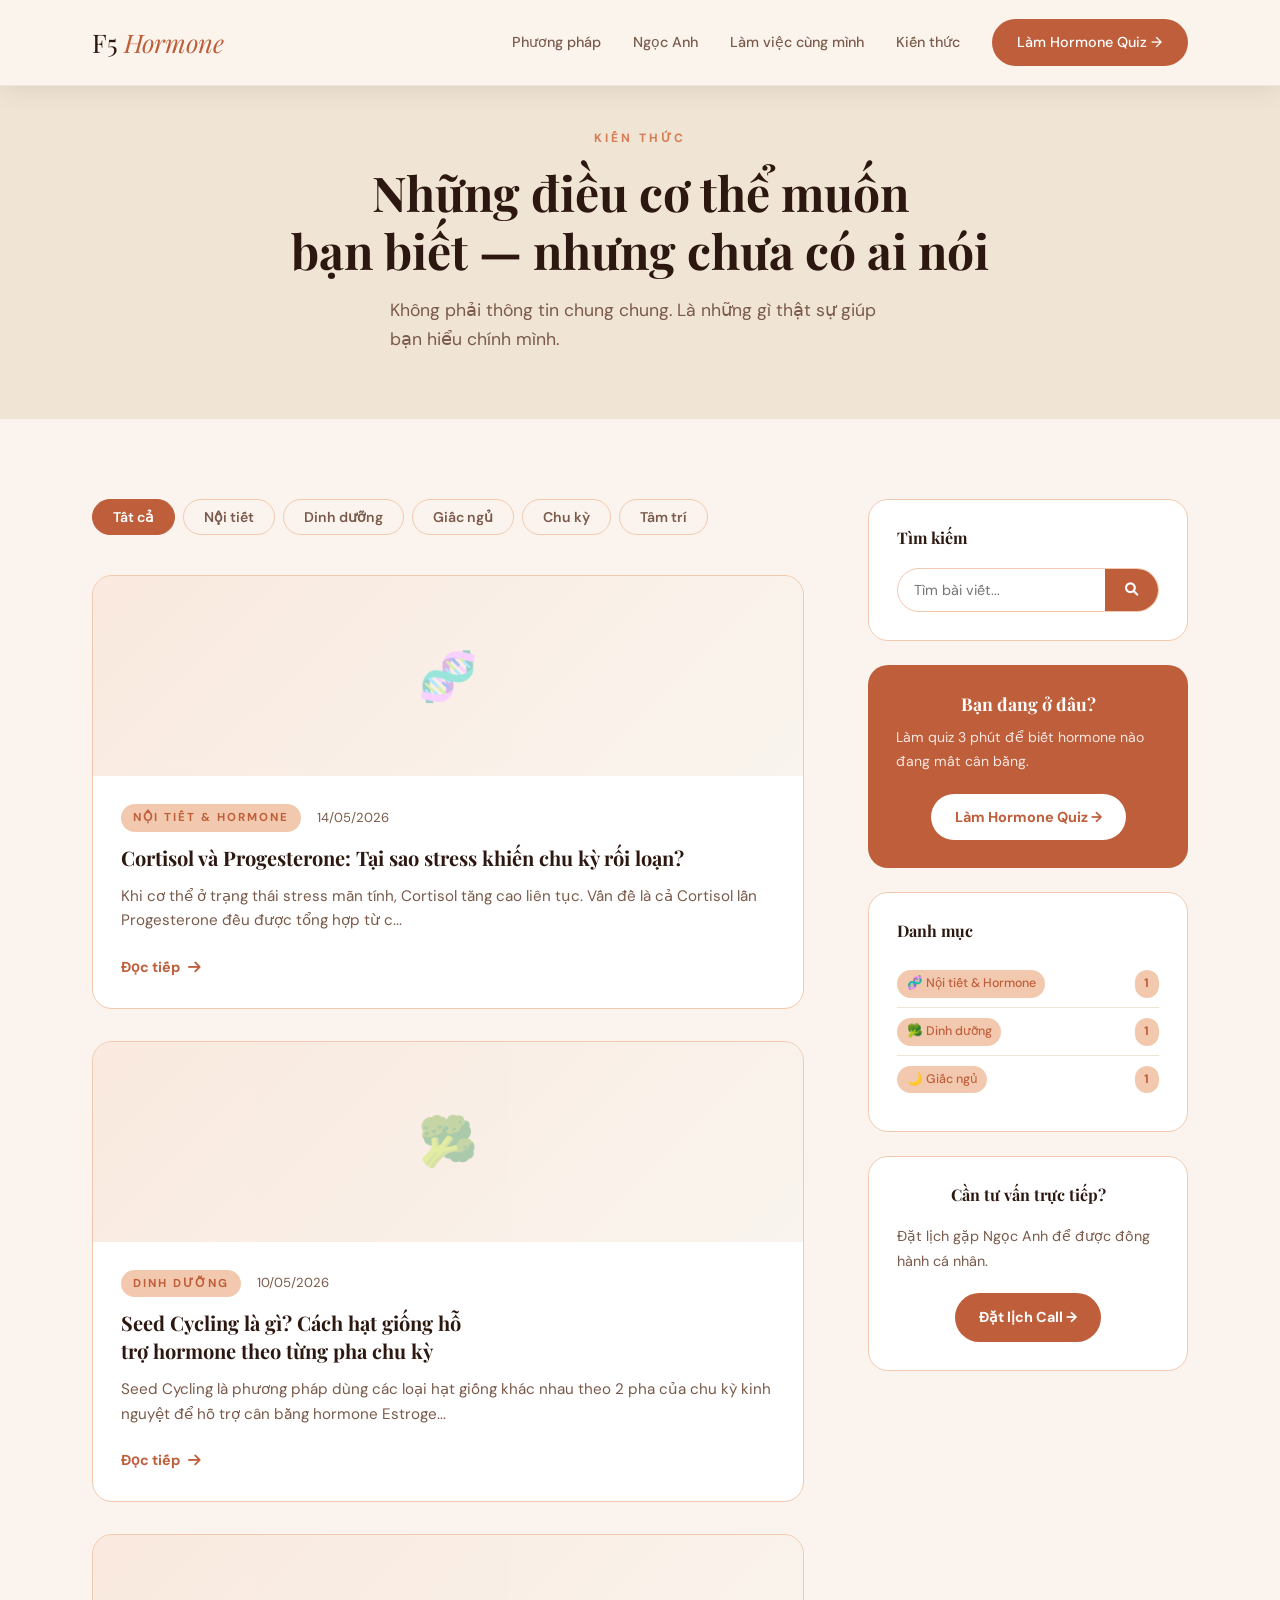
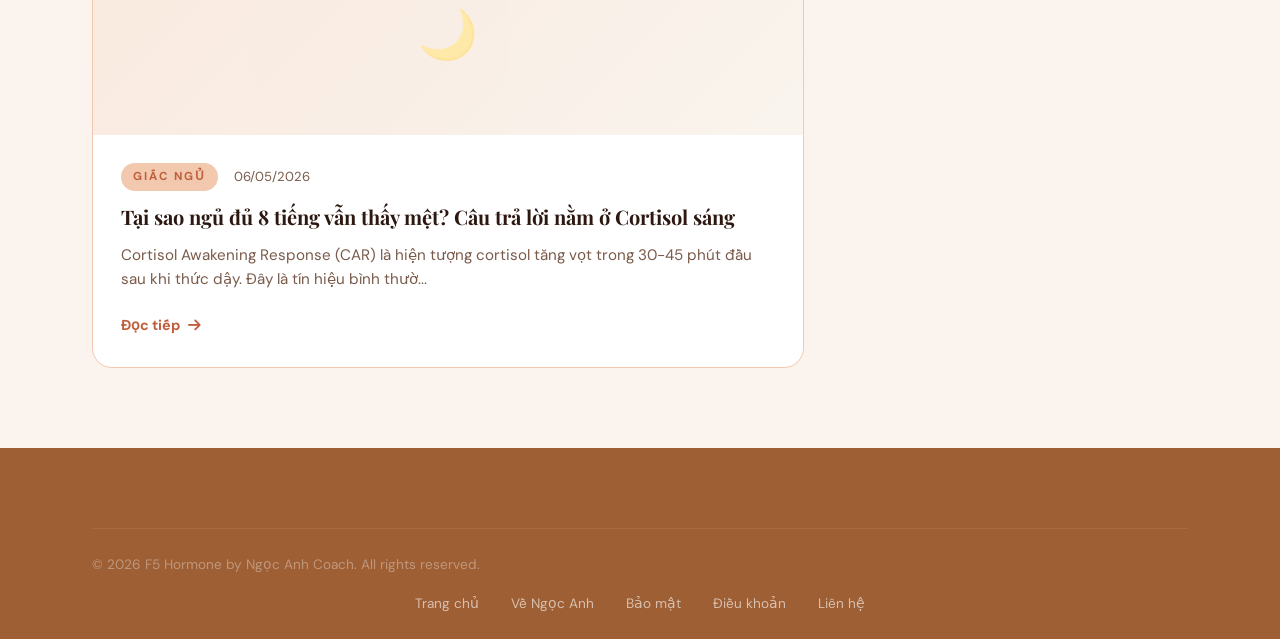
<file: post.html>
<!DOCTYPE html>
<html lang="vi-VN">
<head>
<meta charset="UTF-8">
<meta name="viewport" content="width=device-width, initial-scale=1.0">
<title id="docTitle">Bài viết — F5 Hormone</title>
<meta name="description" id="docDesc" content="Đọc bài viết chuyên sâu về hormone và sức khỏe nội tiết từ Ngọc Anh Coach."/>
<link rel="shortcut icon" href="favicon.ico" type="image/x-icon">
<link href="https://fonts.googleapis.com/css2?family=DM+Sans:wght@400;500;700&family=Playfair+Display:ital,wght@0,700;1,500;1,600&display=swap" rel="stylesheet">
<link rel="stylesheet" href="https://cdnjs.cloudflare.com/ajax/libs/font-awesome/6.0.0/css/all.min.css">
<link rel="stylesheet" href="style.css">
<style>
.post-hero { padding: 8rem 0 3rem; background: var(--cream-dark); }
.post-hero-inner { max-width: 780px; margin: 0 auto; text-align: center; }
.post-hero h1 { font-size: clamp(1.75rem, 3.5vw, 2.75rem); line-height: 1.3; }
.post-hero-meta { display: flex; justify-content: center; gap: 1.5rem; margin-top: 1.5rem; flex-wrap: wrap; }
.post-hero-meta span { display: flex; align-items: center; gap: 0.5rem; color: var(--muted); font-size: 0.88rem; }

.post-layout { display: grid; grid-template-columns: 1fr 280px; gap: 4rem; padding: 4rem 0 6rem; align-items: start; }
.post-content { max-width: 100%; }
.post-content h2 { font-size: 1.5rem; margin: 2.5rem 0 1rem; color: var(--charcoal); }
.post-content h3 { font-size: 1.2rem; margin: 2rem 0 0.75rem; color: var(--green); }
.post-content p { margin-bottom: 1.25rem; font-size: 1.05rem; line-height: 1.8; color: var(--charcoal); }
.post-content ul, .post-content ol { margin: 1rem 0 1.5rem 1.5rem; }
.post-content li { margin-bottom: 0.5rem; font-size: 1.05rem; line-height: 1.7; }
.post-content blockquote { border-left: 4px solid var(--green); padding: 1rem 1.5rem; background: var(--green-light); border-radius: 0 12px 12px 0; margin: 2rem 0; font-style: italic; color: var(--charcoal); }

.post-sidebar { position: sticky; top: 100px; }
.sidebar-widget { background: var(--white); border-radius: 20px; padding: 1.5rem; margin-bottom: 1.5rem; border: 1px solid var(--green-light); }
.sidebar-widget h3 { font-size: 0.95rem; margin-bottom: 1rem; }

.back-link { display: inline-flex; align-items: center; gap: 0.5rem; color: var(--muted); text-decoration: none; font-size: 0.88rem; font-weight: 600; margin-bottom: 2rem; transition: color 0.2s; }
.back-link:hover { color: var(--green); }

.author-card { display: flex; align-items: center; gap: 1rem; padding: 1.5rem 0; border-top: 1px solid var(--cream-dark); border-bottom: 1px solid var(--cream-dark); margin: 3rem 0; }
.author-card img { width: 64px; height: 64px; border-radius: 50%; object-fit: cover; border: 3px solid var(--green-light); }
.author-card .author-info h4 { font-size: 1rem; margin-bottom: 0.25rem; }
.author-card .author-info p { font-size: 0.85rem; color: var(--muted); margin: 0; }

.post-cta-box { background: var(--green-light); border-radius: 20px; padding: 2.5rem; text-align: center; margin: 3rem 0; }
.post-cta-box h3 { font-size: 1.4rem; margin-bottom: 1rem; }
.post-cta-box p { color: var(--muted); margin-bottom: 1.5rem; }

@media (max-width: 992px) {
  .post-layout { grid-template-columns: 1fr; }
  .post-sidebar { position: static; }
}
</style>
</head>
<body>

<!-- NAV -->
<nav class="navbar scrolled">
  <div class="container nav-inner">
    <a href="index.html" class="logo">F5 <em>Hormone</em></a>
    <div class="nav-links">
      <a href="index.html#pillars">Phương pháp</a>
      <a href="ve-ngoc-anh.html">Ngọc Anh</a>
      <a href="index.html#offers">Làm việc cùng mình</a>
      <a href="blog.html">Kiến thức</a>
      <a href="index.html#quiz" class="btn-nav">Làm Hormone Quiz →</a>
    </div>
  </div>
</nav>

<!-- POST HERO -->
<header class="post-hero">
  <div class="container">
    <div class="post-hero-inner">
      <span class="section-label" id="postCat">Nội tiết</span>
      <h1 id="postTitle">Đang tải bài viết...</h1>
      <div class="post-hero-meta">
        <span><i class="fas fa-calendar-alt"></i> <span id="postDate">--</span></span>
        <span><i class="fas fa-user"></i> Ngọc Anh Coach</span>
        <span><i class="fas fa-clock"></i> <span id="readTime">-- phút đọc</span></span>
      </div>
    </div>
  </div>
</header>

<!-- CONTENT -->
<div class="container">
  <div class="post-layout">
    <article class="post-content" id="postContent">
      <!-- loaded by JS -->
    </article>

    <aside class="post-sidebar">
      <div class="sidebar-widget">
        <h3>Làm Hormone Quiz ngay</h3>
        <p style="color:var(--muted);font-size:0.88rem;margin-bottom:1rem">3 phút để biết hormone nào đang mất cân bằng.</p>
        <a href="index.html#quiz" class="btn-primary" style="font-size:0.85rem;padding:0.65rem 1.25rem;display:block;text-align:center">Làm Quiz →</a>
      </div>
      <div class="sidebar-widget">
        <h3>Đặt lịch tư vấn</h3>
        <p style="color:var(--muted);font-size:0.88rem;margin-bottom:1rem">Gặp trực tiếp Ngọc Anh để được đồng hành cá nhân.</p>
        <a href="https://calendly.com/ngocanhcici" target="_blank" class="btn-primary" style="font-size:0.85rem;padding:0.65rem 1.25rem;display:block;text-align:center">Đặt lịch →</a>
      </div>
    </aside>
  </div>
</div>

<!-- FOOTER -->
<footer class="footer">
  <div class="container">
    <div class="footer-bottom">
      <p>© 2026 F5 Hormone by Ngọc Anh Coach. All rights reserved.</p>
      <div style="margin-top:1rem;display:flex;justify-content:center;gap:2rem;opacity:0.6;font-size:0.85rem">
        <a href="index.html">Trang chủ</a>
        <a href="blog.html">Kiến thức</a>
        <a href="chinh-sach-bao-mat.html">Bảo mật</a>
        <a href="lien-he.html">Liên hệ</a>
      </div>
    </div>
  </div>
</footer>

<script>
  const CATS = { hormone:'Nội tiết & Hormone', nutrition:'Dinh dưỡng', sleep:'Giấc ngủ', movement:'Vận động', mindset:'Tâm trí', cycle:'Chu kỳ kinh nguyệt' };

  const demoData = {
    'demo1': {
      title: 'Cortisol và Progesterone: Tại sao stress khiến chu kỳ rối loạn?',
      content: `<p>Khi cơ thể ở trạng thái <strong>stress mãn tính</strong>, Cortisol tăng cao liên tục. Vấn đề là cả Cortisol lẫn Progesterone đều được tổng hợp từ cùng một "nguyên liệu thô" là <strong>Pregnenolone</strong>.</p>
<h2>Hiện tượng "Đánh cắp Pregnenolone"</h2>
<p>Khi cơ thể ưu tiên sản xuất Cortisol để đối phó với stress, nguồn Pregnenolone bị "đánh cắp" để làm Cortisol — khiến Progesterone thiếu hụt. Đây được gọi là <em>Pregnenolone Steal</em> hay <em>Cortisol Steal</em>.</p>
<blockquote>Cơ thể bạn không "lười" sản xuất Progesterone. Nó đang dùng mọi nguồn lực để giữ bạn sống trong trạng thái stress. Đó là bản năng sinh tồn — không phải lỗi của bạn.</blockquote>
<h2>Dấu hiệu Progesterone thấp do stress</h2>
<ul>
<li>Chu kỳ ngắn hơn bình thường (dưới 24 ngày)</li>
<li>PMS nặng: cáu kỉnh, khóc không rõ lý do</li>
<li>Khó ngủ, đặc biệt 1-2 tuần trước kỳ kinh</li>
<li>Kinh nguyệt ra nhiều hoặc kéo dài</li>
<li>Lo âu tăng cao vào pha Luteal (sau ngày rụng trứng)</li>
</ul>
<h2>Điều chỉnh Cortisol để phục hồi Progesterone</h2>
<p>Không có cách nào tăng Progesterone mà bỏ qua Cortisol. Đây là thứ tự ưu tiên:</p>
<ol>
<li><strong>Ngủ trước 23h</strong> — Cortisol cao nhất vào ban đêm khi bạn thức khuya</li>
<li><strong>Tập vận động nhẹ</strong> — Yoga, đi bộ 30 phút. Tránh HIIT trong pha Luteal</li>
<li><strong>Ăn đủ carbohydrate phức hợp</strong> — Nhịn ăn kiêng khem quá mức là stressor với cơ thể</li>
<li><strong>Thực hành thở chậm</strong> — Kích hoạt hệ thần kinh phó giao cảm, giảm Cortisol ngay lập tức</li>
</ol>`,
      category: 'hormone', date: '2026-05-14'
    },
    'demo2': {
      title: 'Seed Cycling là gì? Cách hạt giống hỗ trợ hormone theo từng pha chu kỳ',
      content: `<p><strong>Seed Cycling</strong> là phương pháp dùng các loại hạt giống khác nhau theo 2 pha của chu kỳ kinh nguyệt để hỗ trợ cân bằng hormone Estrogen và Progesterone một cách tự nhiên.</p>
<h2>2 pha và 4 loại hạt</h2>
<p>Chu kỳ kinh nguyệt chia làm 2 pha chính. Mỗi pha cần một nhóm hạt giống khác nhau.</p>
<h3>Pha Follicular (Ngày 1–14): Hỗ trợ Estrogen</h3>
<ul>
<li><strong>Hạt lanh (Flaxseed)</strong> — 1 muỗng canh/ngày, xay thô. Chứa Lignans, giúp điều hòa Estrogen không bị dư thừa</li>
<li><strong>Hạt bí ngô (Pumpkin seeds)</strong> — 1 muỗng canh/ngày. Giàu Zinc, hỗ trợ sản xuất Estrogen</li>
</ul>
<h3>Pha Luteal (Ngày 15–28): Hỗ trợ Progesterone</h3>
<ul>
<li><strong>Hạt mè (Sesame)</strong> — 1 muỗng canh/ngày. Lignans giúp Progesterone ổn định</li>
<li><strong>Hạt hướng dương (Sunflower)</strong> — 1 muỗng canh/ngày. Giàu Vitamin E và Selenium</li>
</ul>
<blockquote>Seed Cycling không phải phép màu qua đêm. Cần ít nhất 3 chu kỳ (3 tháng) để thấy sự khác biệt. Nhưng nếu kiên trì, đây là một trong những can thiệp dinh dưỡng nhẹ nhàng và bền vững nhất.</blockquote>`,
      category: 'nutrition', date: '2026-05-10'
    },
    'demo3': {
      title: 'Tại sao ngủ đủ 8 tiếng vẫn thấy mệt? Câu trả lời nằm ở Cortisol sáng',
      content: `<p><strong>Cortisol Awakening Response (CAR)</strong> là hiện tượng Cortisol tăng vọt trong 30-45 phút đầu sau khi thức dậy. Đây là tín hiệu bình thường, giúp bạn tỉnh táo và sẵn sàng cho ngày mới.</p>
<h2>Khi CAR bị rối loạn</h2>
<p>Nếu CAR của bạn bị rối loạn — tức là Cortisol không tăng đủ mạnh vào buổi sáng — bạn sẽ:</p>
<ul>
<li>Thức dậy trong trạng thái mệt mỏi, "não sương mù" (brain fog)</li>
<li>Cần cà phê ngay lập tức để cảm thấy tỉnh táo</li>
<li>Không thể vào guồng làm việc trước 10h sáng</li>
<li>Buổi chiều lại cảm thấy tỉnh táo và năng lượng hơn buổi sáng</li>
</ul>
<h2>Cách phục hồi CAR tự nhiên</h2>
<ol>
<li><strong>Ngủ và thức dậy đúng giờ</strong> — Thậm chí cuối tuần. Đây là yếu tố quan trọng nhất.</li>
<li><strong>Ra nắng trong 30 phút đầu sau khi thức</strong> — Ánh sáng tự nhiên là tín hiệu mạnh nhất để "đặt lại" đồng hồ sinh học</li>
<li><strong>Không dùng điện thoại ngay khi thức dậy</strong> — Tin tức và mạng xã hội kích hoạt phản ứng stress ngay từ đầu ngày</li>
<li><strong>Ăn sáng có protein</strong> — Trứng, đậu phụ, sữa chua — giúp Cortisol hạ từ từ sau khi đạt đỉnh</li>
</ol>`,
      category: 'sleep', date: '2026-05-06'
    }
  };

  function loadPost() {
    const id = new URLSearchParams(window.location.search).get('id');
    if (!id) { window.location.href = 'blog.html'; return; }

    const savedPosts = JSON.parse(localStorage.getItem('f5_posts') || '[]');
    const post = savedPosts.find(p => p.id === id) || demoData[id];

    if (!post) { window.location.href = 'blog.html'; return; }

    document.title = post.title + ' — F5 Hormone';
    document.getElementById('docDesc').setAttribute('content', post.metaDesc || post.contentText?.substring(0, 155) || '');
    document.getElementById('postTitle').textContent = post.title;
    document.getElementById('postCat').textContent = CATS[post.category] || post.category;
    document.getElementById('postDate').textContent = formatDate(post.date);

    const wordCount = (post.contentText || post.content?.replace(/<[^>]*>/g,'')||'').split(/\s+/).length;
    document.getElementById('readTime').textContent = Math.max(2, Math.ceil(wordCount / 200)) + ' phút đọc';

    const contentEl = document.getElementById('postContent');
    contentEl.innerHTML = `
      <a href="blog.html" class="back-link"><i class="fas fa-arrow-left"></i> Quay lại Kiến thức</a>
      ${post.content || '<p>' + (post.contentText || '') + '</p>'}
      <div class="author-card">
        <img src="story-visual.jpg" alt="Ngọc Anh Coach">
        <div class="author-info">
          <h4>Ngọc Anh Coach</h4>
          <p>IIN Certified Hormone Health Coach · Sivananda & Stott Pilates</p>
        </div>
      </div>
      <div class="post-cta-box">
        <h3>Bạn nhận ra mình trong bài viết này?</h3>
        <p>Làm Hormone Quiz để biết chính xác hormone nào đang mất cân bằng — và bước đầu tiên cần làm gì.</p>
        <a href="index.html#quiz" class="btn-primary">Làm Hormone Quiz miễn phí →</a>
      </div>
    `;
  }

  function formatDate(d) {
    if (!d) return '';
    return new Date(d).toLocaleDateString('vi-VN', { day:'2-digit', month: 'long', year:'numeric' });
  }

  loadPost();
</script>

</body>
</html>
</file>
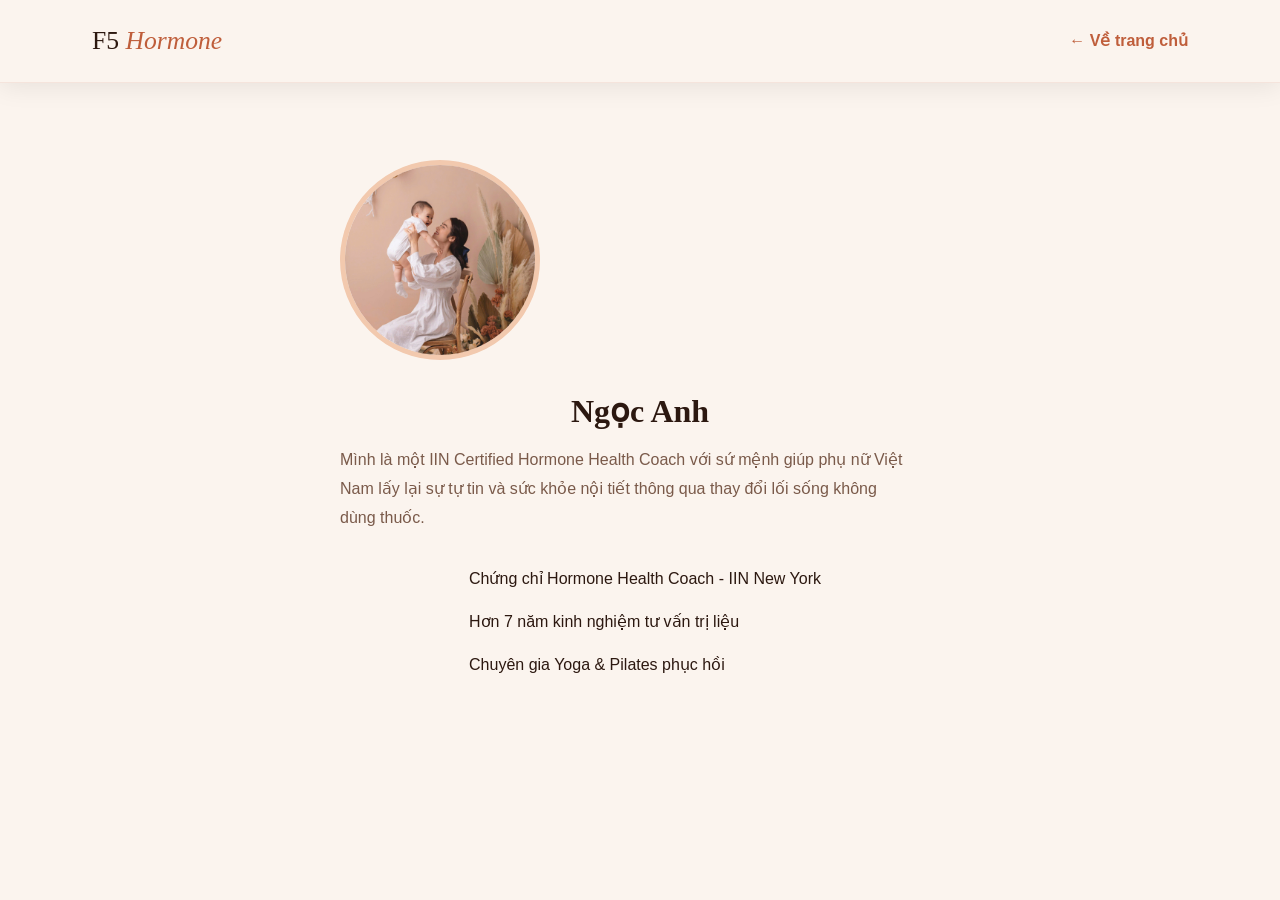
<file: tac-gia.html>
<!DOCTYPE html>
<html lang="vi-VN">
<head>
<meta charset="UTF-8">
<meta name="viewport" content="width=device-width, initial-scale=1.0">
<title>Tác giả Ngọc Anh — Chuyên gia tư vấn nội tiết & lối sống</title>
<link rel="stylesheet" href="style.css">
<style>
    .author-page { padding: 10rem 0 5rem; text-align: center; }
    .author-profile { max-width: 600px; margin: 0 auto; }
    .author-profile img { width: 200px; height: 200px; border-radius: 50%; margin-bottom: 2rem; border: 5px solid var(--green-light); }
    .author-profile h1 { margin-bottom: 1rem; color: var(--charcoal); }
    .author-profile p { color: var(--muted); line-height: 1.8; margin-bottom: 2rem; }
    .creds-list { list-style: none; padding: 0; display: inline-block; text-align: left; }
    .creds-list li { margin-bottom: 1rem; font-size: 1rem; color: var(--charcoal); }
    .creds-list i { color: var(--green); margin-right: 10px; }
</style>
</head>
<body>
<nav class="navbar scrolled">
  <div class="container nav-inner">
    <a href="index.html" class="logo">F5 <em>Hormone</em></a>
    <a href="index.html" style="font-weight: 700; color: var(--green);">← Về trang chủ</a>
  </div>
</nav>

<div class="container author-page">
    <div class="author-profile">
        <img src="story-visual.jpg" alt="Tác giả Ngọc Anh">
        <h1>Ngọc Anh</h1>
        <p>Mình là một IIN Certified Hormone Health Coach với sứ mệnh giúp phụ nữ Việt Nam lấy lại sự tự tin và sức khỏe nội tiết thông qua thay đổi lối sống không dùng thuốc.</p>
        
        <ul class="creds-list">
            <li><i class="fas fa-check-circle"></i> Chứng chỉ Hormone Health Coach - IIN New York</li>
            <li><i class="fas fa-check-circle"></i> Hơn 7 năm kinh nghiệm tư vấn trị liệu</li>
            <li><i class="fas fa-check-circle"></i> Chuyên gia Yoga & Pilates phục hồi</li>
        </ul>
    </div>
</div>

</body>
</html>
</file>
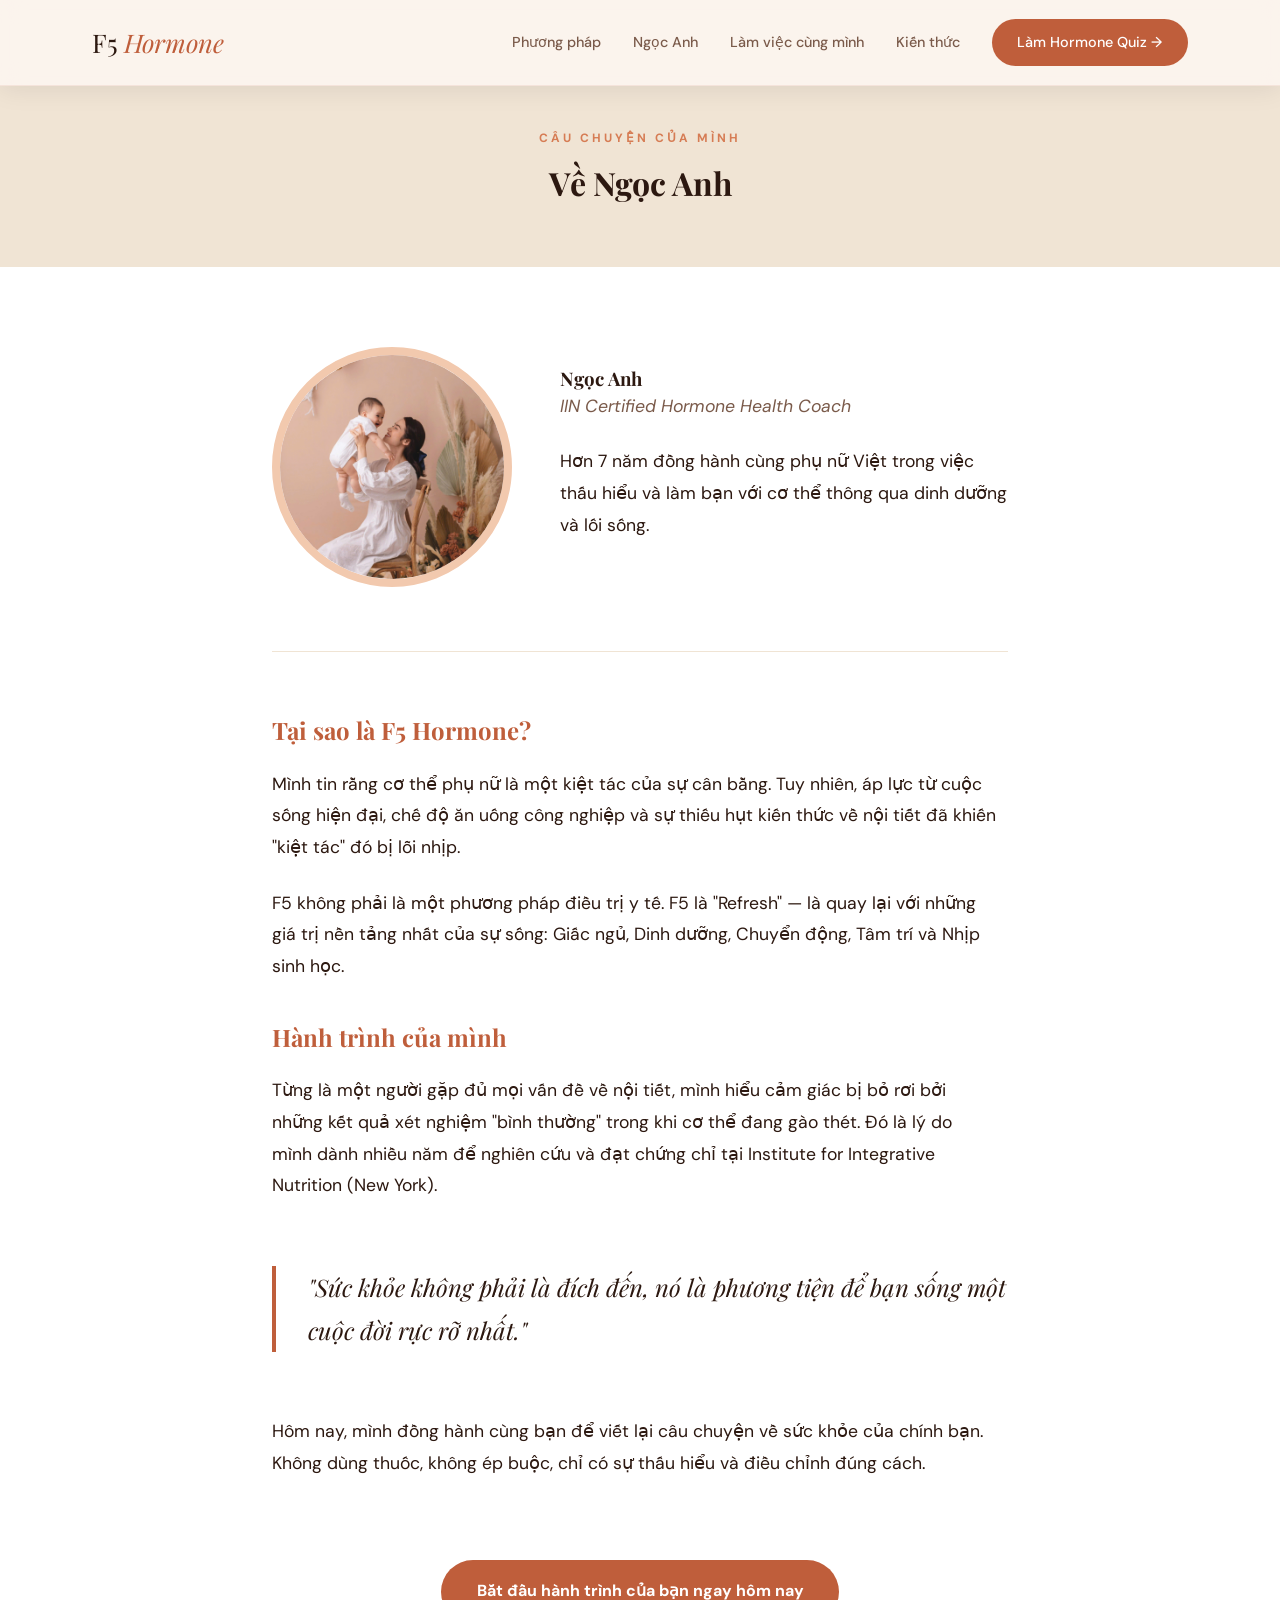
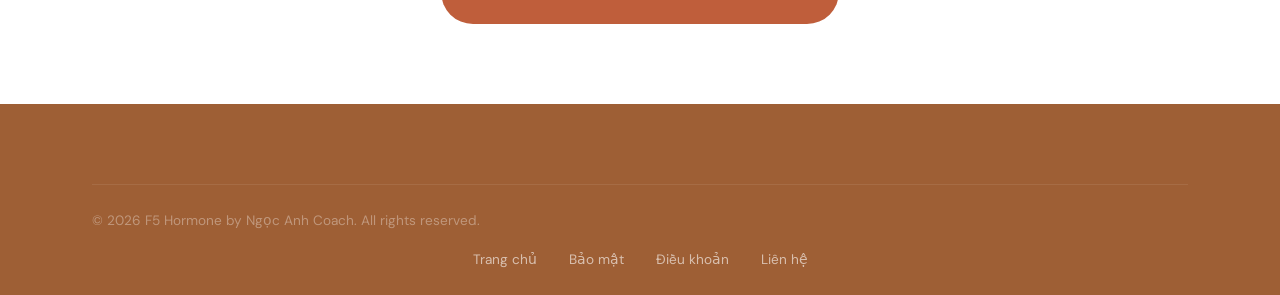
<file: ve-ngoc-anh.html>
<!DOCTYPE html>
<html lang="vi-VN">
<head>
<meta charset="UTF-8">
<meta name="viewport" content="width=device-width, initial-scale=1.0">
<title>Về Ngọc Anh — Người đồng hành cùng sức khỏe nội tiết của bạn</title>
<meta name="description" content="Tìm hiểu về hành trình của Ngọc Anh Coach và sứ mệnh giúp phụ nữ Việt tái lập cân bằng hormone thông qua lối sống tự nhiên."/>
<link rel="canonical" href="https://f5hormone.com/ve-ngoc-anh.html">
<link rel="shortcut icon" href="favicon.ico" type="image/x-icon">
<link href="https://fonts.googleapis.com/css2?family=DM+Sans:wght@400;500;700&family=Playfair+Display:ital,wght@0,700;1,500;1,600&display=swap" rel="stylesheet">
<link rel="stylesheet" href="https://cdnjs.cloudflare.com/ajax/libs/font-awesome/6.0.0/css/all.min.css">
<link rel="stylesheet" href="style.css">
<style>
    .subpage-hero { padding: 8rem 0 4rem; background: var(--cream-dark); text-align: center; }
    .subpage-content { padding: 5rem 0; background: var(--white); }
    .content-inner { max-width: 800px; margin: 0 auto; line-height: 1.8; color: var(--charcoal); }
    .content-inner h2 { margin: 2.5rem 0 1.5rem; color: var(--green); }
    .content-inner p { margin-bottom: 1.5rem; font-size: 1.1rem; }
    .author-box { display: flex; gap: 3rem; align-items: center; margin-bottom: 4rem; border-bottom: 1px solid var(--cream-dark); padding-bottom: 4rem; }
    .author-img { width: 240px; height: 240px; border-radius: 50%; object-fit: cover; border: 8px solid var(--green-light); flex-shrink: 0; }
    @media (max-width: 768px) {
        .author-box { flex-direction: column; text-align: center; gap: 2rem; }
        .author-img { width: 180px; height: 180px; }
        .subpage-hero { padding: 6rem 0 3rem; }
    }
</style>
</head>
<body>

<!-- NAV (Same as Index) -->
<nav class="navbar scrolled">
  <div class="container nav-inner">
    <a href="index.html" class="logo">F5 <em>Hormone</em></a>
    <div class="nav-links">
      <a href="index.html#pillars">Phương pháp</a>
      <a href="ve-ngoc-anh.html">Ngọc Anh</a>
      <a href="index.html#offers">Làm việc cùng mình</a>
      <a href="index.html#kienthuc">Kiến thức</a>
      <a href="index.html#quiz" class="btn-nav">Làm Hormone Quiz →</a>
    </div>
  </div>
</nav>

<header class="subpage-hero">
  <div class="container">
    <span class="section-label">Câu chuyện của mình</span>
    <h1>Về Ngọc Anh</h1>
  </div>
</header>

<main class="subpage-content">
  <div class="container content-inner">
    <div class="author-box">
      <img src="story-visual.jpg" alt="Ngọc Anh Coach" class="author-img">
      <div>
        <h3>Ngọc&nbsp;Anh</h3>
        <p style="color: var(--muted); font-style: italic;">IIN Certified Hormone Health Coach</p>
        <p>Hơn 7 năm đồng hành cùng phụ nữ Việt trong việc thấu hiểu và làm bạn với cơ&nbsp;thể thông qua dinh dưỡng và lối&nbsp;sống.</p>
      </div>
    </div>

    <h2>Tại sao là F5 Hormone?</h2>
    <p>Mình tin rằng cơ thể phụ nữ là một kiệt tác của sự cân bằng. Tuy nhiên, áp lực từ cuộc sống hiện đại, chế độ ăn uống công nghiệp và sự thiếu hụt kiến thức về nội tiết đã khiến "kiệt tác" đó bị lỗi nhịp.</p>
    <p>F5 không phải là một phương pháp điều trị y tế. F5 là "Refresh" — là quay lại với những giá trị nền tảng nhất của sự sống: Giấc ngủ, Dinh dưỡng, Chuyển động, Tâm trí và Nhịp sinh học.</p>

    <h2>Hành trình của mình</h2>
    <p>Từng là một người gặp đủ mọi vấn đề về nội tiết, mình hiểu cảm giác bị bỏ rơi bởi những kết quả xét nghiệm "bình thường" trong khi cơ thể đang gào thét. Đó là lý do mình dành nhiều năm để nghiên cứu và đạt chứng chỉ tại Institute for Integrative Nutrition (New&nbsp;York).</p>
    
    <div class="emotion-truth" style="margin: 4rem 0; border-left: 4px solid var(--green); padding-left: 2rem;">
        "Sức khỏe không phải là đích đến, nó là phương tiện để bạn sống một cuộc đời rực rỡ nhất."
    </div>

    <p>Hôm nay, mình đồng hành cùng bạn để viết lại câu chuyện về sức khỏe của chính bạn. Không dùng thuốc, không ép buộc, chỉ có sự thấu hiểu và điều chỉnh đúng cách.</p>
    
    <div style="text-align: center; margin-top: 5rem;">
        <a href="index.html#quiz" class="btn-primary">Bắt đầu hành trình của bạn ngay hôm nay</a>
    </div>
  </div>
</main>

<!-- FOOTER (Simplifed for Subpages) -->
<footer class="footer">
  <div class="container">
    <div class="footer-bottom">
      <p>&copy; 2026 F5 Hormone by Ngọc Anh Coach. All rights reserved.</p>
      <div style="margin-top: 1rem; display: flex; justify-content: center; gap: 2rem; opacity: 0.6; font-size: 0.85rem;">
          <a href="index.html">Trang chủ</a>
          <a href="chinh-sach-bao-mat.html">Bảo mật</a>
          <a href="dieu-khoan-su-dung.html">Điều khoản</a>
          <a href="lien-he.html">Liên hệ</a>
      </div>
    </div>
  </div>
</footer>

</body>
</html>
</file>
<file: style.css>
/* ===== RESET & TOKENS ===== */
*{margin:0;padding:0;box-sizing:border-box}
:root{
  --green:#BF5E3B;
  --green-light:#F2C9AE;
  --cream:#FBF4EE;
  --cream-dark:#F0E4D4;
  --terra:#D67C54;
  --charcoal:#2C1810;
  --muted:#7A5A4A;
  --white:#FFFFFF;
  --shadow:0 8px 40px rgba(191,94,59,0.10);
  --radius:24px;
}
html{scroll-behavior:smooth}
body{font-family:'DM Sans',sans-serif;color:var(--charcoal);background:var(--cream);line-height:1.7;-webkit-font-smoothing:antialiased}
h1,h2,h3,h4{font-family:'Playfair Display',serif;font-weight:700;line-height:1.2;text-wrap:balance}
h1 em{font-style:italic;font-weight:500;color:var(--green);white-space:nowrap}
h2 em{font-style:italic;font-weight:500;color:var(--green)}
a{text-decoration:none;color:inherit}
img{max-width:100%;display:block}
ul{list-style:none}
p{text-wrap:pretty;text-align:left}

/* ===== LAYOUT ===== */
.container{max-width:1160px;margin:0 auto;padding:0 2rem}
section{padding:7rem 0}
.section-label{font-size:.75rem;font-weight:700;letter-spacing:3px;text-transform:uppercase;color:var(--terra);margin-bottom:1rem;display:block}
.section-label.light{color:rgba(255,255,255,.7)}
.section-question{font-size:1rem;font-weight:700;color:rgba(255,255,255,0.9);margin-bottom:1rem;display:block}
.newsletter .section-label{color:var(--green)}
.section-sub{color:var(--muted);font-size:1.1rem;max-width:600px;margin:.5rem auto 3rem;text-align:center}

/* Hero paragraph stays centered since hero is a centered layout */
.hero-sub{text-align:center}
.hero-inner p{text-align:center}
/* Emotion section subtitle stays centered */
.emotions .section-sub,.for-whom h2,.pillars .section-sub,.testimonials .section-sub,.faq .section-sub,.offers .section-sub{text-align:center}


/* ===== NAV ===== */
.navbar{position:fixed;top:0;width:100%;z-index:100;background:rgba(251,244,238,.97);backdrop-filter:blur(12px);border-bottom:1px solid rgba(191,94,59,.10);padding:1.2rem 0}
.nav-inner{display:flex;justify-content:space-between;align-items:center}
.logo{font-family:'Playfair Display',serif;font-size:1.6rem;color:var(--charcoal)}
.logo em{color:var(--green);font-style:italic}
.nav-links{display:flex;align-items:center;gap:2rem}
.nav-links a{font-size:.9rem;font-weight:500;color:var(--muted);transition:color .2s}
.nav-links a:hover{color:var(--charcoal)}
.btn-nav{background:var(--green);color:var(--white)!important;padding:.7rem 1.6rem;border-radius:50px;font-weight:700;transition:opacity .2s}
.btn-nav:hover{opacity:.85}

/* ===== BUTTONS ===== */
.btn-primary{display:inline-flex;align-items:center;gap:.7rem;background:var(--green);color:var(--white);padding:1.1rem 2.2rem;border-radius:50px;font-weight:700;font-size:1rem;transition:transform .2s,opacity .2s}
.btn-primary:hover{transform:translateY(-2px);opacity:.9}
.btn-primary.btn-light{background:var(--white);color:var(--charcoal)}
/* Pillars CTA — on green background, use terracotta for contrast */
.pillars-cta .btn-primary{background:var(--terra);color:var(--white)}
.pillars-cta .btn-primary:hover{opacity:.85;transform:translateY(-2px)}
.btn-ghost{display:inline-flex;align-items:center;gap:.6rem;color:var(--charcoal);font-weight:600;font-size:.95rem;transition:gap .2s}
.btn-ghost:hover{gap:1rem}
.btn-story{display:inline-flex;align-items:center;gap:.7rem;color:var(--green);font-weight:700;border-bottom:2px solid var(--green);padding-bottom:3px;transition:gap .2s}
.btn-story:hover{gap:1rem}
.story-skip{display:block;margin-top:1rem;font-size:.9rem;color:var(--muted);text-decoration:underline;text-underline-offset:3px;transition:color .2s}
.story-skip:hover{color:var(--charcoal)}

/* ===== HERO ===== */
.hero{padding:11rem 0 7rem;text-align:center;background:radial-gradient(ellipse at 60% 0,#F2C9AE 0%,var(--cream) 65%)}
.hero-hook-container{max-width:960px;margin:0 auto;text-align:center;background:var(--cream-light);padding:4rem 3rem;border-radius:var(--radius);border:1px solid var(--cream-dark);box-shadow:0 10px 30px rgba(0,0,0,0.02)}
.hero-hook-badge{display:inline-block;background:rgba(191,94,59,.08);color:#BF5E3B;font-size:.8rem;font-weight:700;letter-spacing:1px;text-transform:uppercase;padding:.6rem 1.4rem;border-radius:50px;margin-bottom:2rem}
.hero-hook-heading{font-size:2.6rem;font-family:'Playfair Display',serif;color:var(--charcoal);margin-bottom:2rem;line-height:1.3}
.hero-hook-body p{font-size:1.15rem;line-height:1.7;color:var(--muted);margin-bottom:1.2rem;max-width:800px;margin-left:auto;margin-right:auto}
.hero-hook-highlight{font-size:1.25rem!important;color:var(--green)!important;font-weight:600;font-family:'Playfair Display',serif;font-style:italic;margin-top:1.8rem}
.hero-inner{max-width:800px;margin:0 auto}
.hero-badge{display:inline-block;background:var(--green-light);color:var(--green);font-size:.75rem;font-weight:700;letter-spacing:2px;text-transform:uppercase;padding:.5rem 1.2rem;border-radius:50px;margin-bottom:2rem}
.hero h1{font-size:3.6rem;margin-bottom:1.8rem;color:var(--charcoal);max-width:760px;margin-left:auto;margin-right:auto}
.hero h1.hero-title-new{font-size:3.6rem;line-height:1.25;max-width:760px;margin-left:auto;margin-right:auto;text-align:center}
.hero h1 em{color:var(--green)}
.hero-intro-desc{display:block;font-size:1.15rem;font-family:'DM Sans',sans-serif;font-weight:400;color:var(--muted);margin-top:1.5rem;line-height:1.6}
.hero-layout-split{display:grid;grid-template-columns:1.2fr 0.8fr;gap:4rem;align-items:center;text-align:left}
.hero-intro-image-col img{width:100%;height:auto;max-height:500px;object-fit:cover;border-radius:var(--radius);box-shadow:var(--shadow);border:8px solid var(--white)}
.trust-bar--left{margin:2.5rem 0 0;justify-content:flex-start}
.hero-quiz{background:var(--white);padding:6rem 0;text-align:center}
.hero-quiz-card{max-width:860px;margin:0 auto;background:var(--cream-light);padding:4rem 3rem;border-radius:var(--radius);border:2px solid var(--cream-dark);box-shadow:0 10px 30px rgba(0,0,0,0.02)}
.hero-quiz-title{font-size:1.5rem;line-height:1.4;color:var(--charcoal);margin:0 auto 2rem;max-width:760px;font-weight:700}
.hero-quiz-card .hero-sub{font-size:1.2rem;line-height:1.65;color:var(--charcoal);margin:0 auto 2.5rem;max-width:760px;text-wrap:pretty}
.hero-sub{font-size:1.1rem;color:var(--muted);max-width:560px;margin:0 auto 3rem;text-wrap:pretty}
.hero-ctas{display:flex;justify-content:center;align-items:center;gap:2rem;margin-bottom:4rem;flex-wrap:wrap}
.trust-bar{display:flex;justify-content:center;align-items:center;gap:2.5rem;padding:1.5rem 2.5rem;background:var(--white);border-radius:var(--radius);box-shadow:var(--shadow);max-width:600px;margin:0 auto}
.trust-item{text-align:center}
.trust-item strong{display:block;font-size:1.4rem;font-family:'Playfair Display',serif;color:var(--green)}
.trust-item span{font-size:.8rem;color:var(--muted)}
.trust-divider{width:1px;height:40px;background:var(--cream-dark)}

/* ===== FOR WHOM ===== */
.for-whom{background:var(--white);text-align:center}
.for-whom h2{font-size:2.5rem;margin-bottom:3rem;max-width:700px;margin-left:auto;margin-right:auto}
.whom-grid{display:grid;grid-template-columns:repeat(3,1fr);gap:2rem}
.whom-card{padding:3rem 2rem;border-radius:var(--radius);border:2px solid var(--cream-dark);transition:all .3s;text-align:left}
.whom-card:hover{border-color:var(--green);transform:translateY(-4px)}
.whom-card--active{border-color:var(--green);background:var(--green-light)}
.whom-icon{font-size:2rem;color:var(--green);margin-bottom:1.5rem}
.whom-card h3{font-size:1.2rem;margin-bottom:1rem}
.whom-card p{color:var(--muted);font-size:.95rem}

/* ===== EMOTIONS ===== */
.emotions{background:var(--cream);text-align:center}
.emotions h2{font-size:2.8rem;margin-bottom:.5rem}
.emotions .section-sub{margin-bottom:3rem}
.emotion-grid{display:grid;grid-template-columns:repeat(3,1fr);gap:2rem;margin-bottom:3rem}
.emotion-grid--two{grid-template-columns:repeat(2,1fr);max-width:840px;margin-left:auto;margin-right:auto}
.emotion-card{background:var(--white);padding:3rem 2rem;border-radius:var(--radius);box-shadow:var(--shadow);transition:transform .3s}
.emotion-card:hover{transform:translateY(-6px)}
.icon-wrap{font-size:2.5rem;color:var(--green);opacity:.7;margin-bottom:1.5rem}
.emotion-card h3{font-size:1.25rem;margin-bottom:1rem}
.emotion-card p{color:var(--muted);font-size:.95rem}
.emotion-truth{font-family:'Playfair Display',serif;font-size:1.5rem;font-style:italic;color:var(--charcoal);margin-top:1rem}
.emotion-cta{margin-top:3rem;display:flex;flex-direction:column;align-items:center;gap:.5rem}

/* ===== MEDICAL GAP ===== */
.medical-gap{background:var(--cream);padding:100px 0}
.gap-grid{display:grid;grid-template-columns:1.2fr 0.8fr;gap:4rem;align-items:center}
.gap-content p{margin-bottom:1.5rem;font-size:1.1rem;line-height:1.7}
.gap-layers{margin-top:2.5rem;display:flex;flex-direction:column;gap:1.5rem}
.gap-layer{padding:1.5rem;background:#fff;border-radius:12px;border-left:4px solid var(--muted)}
.gap-layer strong{display:block;margin-bottom:0.5rem;color:var(--charcoal)}
.gap-layer span{font-size:0.95rem;color:var(--muted)}
.gap-layer.highlight{border-left-color:var(--green);background:var(--green-light);box-shadow:0 10px 30px rgba(191,94,59,0.12)}
.gap-image{position:relative;background:var(--green);padding:3rem;border-radius:24px;color:#fff}
.gap-quote{font-family:'Playfair Display',serif;font-size:1.4rem;line-height:1.6;font-style:italic}
.gap-quote::before{content:'“';font-size:4rem;position:absolute;top:1rem;left:1rem;opacity:0.2}

@media (max-width:992px){
  .gap-grid{grid-template-columns:1fr;gap:3rem}
  .gap-image{padding:2rem}
}
.pillars h2{font-size:2.8rem;margin-bottom:.5rem}
.reset-intro{text-align:center;margin-top:-1rem;margin-bottom:3rem;font-size:1.05rem}
.science-link{color:var(--green);font-weight:700;text-decoration:none;border-bottom:2px dashed var(--green-light);padding-bottom:2px;transition:all 0.2s}
.science-link:hover{color:var(--green-dark);border-bottom-color:var(--green)}
.reset-grid{display:grid;grid-template-columns:repeat(5,1fr);gap:1.5rem;margin:3rem 0}
@media(max-width:850px){.reset-grid{grid-template-columns:repeat(2,1fr)}}
.reset-card{background:var(--white);padding:2.5rem 1.8rem;border-radius:var(--radius);border:2px solid var(--cream-dark);transition:all 0.3s;display:flex;flex-direction:column;align-items:flex-start}
.reset-card:hover{border-color:var(--green);transform:translateY(-6px);box-shadow:0 12px 30px rgba(0,0,0,0.05)}
.reset-letter{font-size:3.5rem;font-family:'Playfair Display',serif;font-weight:700;color:var(--green);line-height:1;margin-bottom:1.5rem}
.reset-card h3{font-size:1.2rem;margin-bottom:1rem;color:var(--charcoal);line-height:1.4;font-weight:700}
.reset-card p{font-size:0.95rem;color:var(--muted);line-height:1.6}
.reset-summary{max-width:820px;margin:0 auto 3rem;background:var(--green-light);padding:2rem 2.5rem;border-radius:var(--radius);border-left:5px solid var(--green);text-align:center}
.reset-summary p{font-size:1.1rem;color:var(--green-dark);line-height:1.6;margin:0}
.pillars-cta{background:var(--white);border-radius:var(--radius);padding:2.5rem;max-width:600px;margin:0 auto;text-align:center;display:flex;flex-direction:column;align-items:center}
.pillars-cta p{color:var(--muted);margin-bottom:1.5rem;font-size:1.05rem;text-align:center}

/* ===== STORY ===== */
.story-section{background:var(--cream-dark);padding:8rem 0}
.story-narrative-container{max-width:820px;margin:0 auto;padding:0 2rem}
.story-header{text-align:center;margin-bottom:4rem}
.story-header h2{font-size:2.8rem;color:var(--charcoal);margin-top:1rem;font-family:'Playfair Display',serif;font-weight:700}
.story-content{font-size:1.1rem;line-height:1.8;color:var(--charcoal);margin-bottom:4rem}
.story-content p{margin-bottom:2rem}
.story-p-lead{font-size:1.25rem;font-family:'Playfair Display',serif;font-style:italic;color:var(--green);line-height:1.75}
.story-mid-image, .story-end-image{margin:3.5rem 0;text-align:center}
.story-mid-image img{width:100%;max-height:800px;object-fit:contain;border-radius:var(--radius);box-shadow:var(--shadow);border:8px solid var(--white)}
.story-end-image img{width:100%;max-height:550px;object-fit:cover;border-radius:var(--radius);box-shadow:var(--shadow);border:8px solid var(--white)}
.image-caption{display:block;font-size:0.9rem;color:var(--muted);margin-top:1rem;font-style:italic}
.story-quote-block{font-size:1.35rem;font-family:'Playfair Display',serif;font-style:italic;font-weight:500;border-left:4px solid var(--green);padding:0.5rem 0 0.5rem 2rem;margin:3.5rem 0;color:var(--green-dark);line-height:1.6}
.story-footer-creds{background:var(--cream-light);padding:3rem;border-radius:var(--radius);border:1px solid var(--cream-dark);margin-top:4rem}
.story-footer-creds .story-creds{display:grid;grid-template-columns:repeat(3,1fr);gap:2rem;margin-top:0;padding-top:0;border-top:none}
.cred-item{display:flex;align-items:flex-start;gap:1rem}
.cred-item i{color:var(--green);font-size:1.2rem;margin-top:3px;flex-shrink:0;width:18px}
.cred-item span{font-size:.95rem;color:var(--charcoal);line-height:1.5}
.cred-item small{display:block;font-size:.8rem;color:var(--muted);margin-top:2px}

/* ===== PHILOSOPHY ===== */
.philosophy{background:var(--white);text-align:center}
.philosophy h2{font-size:2.8rem;margin-bottom:1rem}
.philosophy-belief{font-size:1.2rem;color:var(--muted);max-width:700px;margin:1rem auto 4rem;text-align:center;font-style:italic}
.phi-grid{display:grid;grid-template-columns:repeat(3,1fr);gap:3rem;text-align:left}
.phi-num{font-family:'Playfair Display',serif;font-size:1.5rem;color:var(--terra);display:block;margin-bottom:1rem}
.phi-item h3{font-size:1.2rem;margin-bottom:.8rem}
.phi-item p{color:var(--muted);font-size:.95rem}

/* ===== OFFERS ===== */
.offers{background:var(--cream);text-align:center}
.offers h2{font-size:2.6rem;margin-bottom:.5rem}
.offers-grid{display:grid;grid-template-columns:repeat(3,1fr);gap:2rem;margin-top:3rem;align-items:start}
.offer-card{background:var(--white);border-radius:var(--radius);padding:3rem 2rem;text-align:left;position:relative;border:2px solid transparent;transition:border-color .3s}
.offer-card:hover{border-color:var(--green)}
.offer-card--featured{border-color:var(--green);background:var(--green-light)}
.offer-badge{background:var(--green);color:var(--white);font-size:.75rem;font-weight:700;padding:.4rem 1rem;border-radius:50px;display:inline-block;margin-bottom:1.5rem}
.offer-step{font-size:.8rem;font-weight:700;color:var(--terra);text-transform:uppercase;letter-spacing:2px;margin-bottom:.8rem}
.offer-card h3{font-size:1.5rem;margin-bottom:.8rem}
.offer-price{font-family:'Playfair Display',serif;font-size:2rem;color:var(--green);font-weight:700;margin-bottom:1rem}
.offer-desc{color:var(--muted);font-size:.95rem;margin-bottom:2rem}
.offer-card ul{margin-bottom:2.5rem}
.offer-card ul li{display:flex;align-items:flex-start;gap:.8rem;margin-bottom:.8rem;font-size:.95rem;color:var(--muted)}
.offer-card ul li i{color:var(--green);margin-top:3px;flex-shrink:0}
.btn-offer{display:block;text-align:center;padding:1rem;border-radius:50px;border:2px solid var(--green);color:var(--green);font-weight:700;transition:all .2s}
.btn-offer:hover{background:var(--green);color:var(--white)}
.btn-offer--featured{background:var(--green);color:var(--white)}
.btn-offer--featured:hover{opacity:.9}
.offer-scarcity{display:flex;align-items:center;gap:.5rem;font-size:.85rem;font-weight:700;color:var(--terra);margin-bottom:1.2rem}
.offer-scarcity i{font-size:.9rem}

/* ===== TESTIMONIALS ===== */
.testimonials{background:var(--white);text-align:center}
.testimonials h2{font-size:2.8rem;margin-bottom:.5rem}
.testi-grid{display:grid;grid-template-columns:repeat(3,1fr);gap:2rem;margin:3rem 0}
.testi-card{background:var(--cream);border-radius:var(--radius);padding:2.5rem;text-align:left}
.testi-stars{color:#F5A623;margin-bottom:1.2rem;font-size:1.1rem}
.testi-card p{font-style:italic;color:var(--charcoal);font-size:1rem;line-height:1.7;margin-bottom:1.5rem}
.testi-author{font-weight:700;color:var(--green);font-size:.9rem}
.testi-cta{margin-top:2rem}
.testi-cta .btn-primary{background:var(--green)}

/* ===== QUIZ BANNER ===== */
.quiz-banner{background:var(--green);color:var(--white);padding:6rem 0}
.quiz-inner{display:grid;grid-template-columns:1fr 1fr;gap:6rem;align-items:center}
.quiz-text h2{font-size:2.8rem;color:var(--white);margin-bottom:1.2rem}
.quiz-text p{color:rgba(255,255,255,.8);margin-bottom:2.5rem;font-size:1.05rem}
.quiz-features{display:grid;grid-template-columns:1fr 1fr;gap:1.5rem}
.quiz-feat{background:rgba(255,255,255,.15);border-radius:16px;padding:1.5rem;display:flex;align-items:center;gap:1rem;font-size:.95rem}
.quiz-feat i{font-size:1.3rem;opacity:.8}

/* ===== FAQ ===== */
.faq{background:var(--cream);text-align:center}
.faq h2{font-size:2.6rem;margin-bottom:.5rem}
.faq-list{max-width:800px;margin:3rem auto 0;text-align:left}
details{background:var(--white);margin-bottom:1rem;border-radius:16px;padding:1.5rem 2rem;transition:box-shadow .2s}
details[open]{box-shadow:var(--shadow)}
summary{font-weight:700;font-size:1.05rem;cursor:pointer;list-style:none;display:flex;justify-content:space-between;align-items:center}
summary::after{content:'＋';color:var(--green);font-size:1.2rem;transition:transform .2s}
details[open] summary::after{content:'－'}
details p{margin-top:1.2rem;color:var(--muted);line-height:1.7}

/* ===== KIEN THUC ===== */
.kienthuc{background:var(--white);text-align:center}
.kienthuc h2{font-size:2.8rem;margin-bottom:.5rem;text-align:center}
.blog-grid{display:grid;grid-template-columns:repeat(3,1fr);gap:2rem;margin-top:3rem}
.blog-card{background:var(--cream);border-radius:var(--radius);padding:2.5rem;display:flex;flex-direction:column;gap:1rem;transition:transform .3s,box-shadow .3s;text-align:left}
.blog-card:hover{transform:translateY(-6px);box-shadow:var(--shadow)}
.blog-tag{display:inline-block;background:var(--green-light);color:var(--green);font-size:.75rem;font-weight:700;padding:.35rem .9rem;border-radius:50px;letter-spacing:1px;text-transform:uppercase;width:fit-content}
.blog-card h3{font-size:1.2rem;line-height:1.4;color:var(--charcoal)}
.blog-card p{color:var(--muted);font-size:.95rem;flex:1}
.blog-link{display:inline-flex;align-items:center;gap:.5rem;color:var(--green);font-weight:700;font-size:.9rem;transition:gap .2s;margin-top:.5rem}
.blog-link:hover{gap:.9rem}
.blog-cta{text-align:center;margin-top:3rem}
.btn-outline{display:inline-flex;align-items:center;gap:.7rem;padding:1rem 2.2rem;border-radius:50px;border:2px solid var(--green);color:var(--green);font-weight:700;font-size:1rem;transition:all .2s}
.btn-outline:hover{background:var(--green);color:var(--white)}

/* ===== NEWSLETTER ===== */
.newsletter{background:#F2C9AE;color:var(--charcoal);padding:5rem 0}
.newsletter-inner{display:flex;justify-content:space-between;align-items:center;gap:4rem}
.news-text h2{font-size:2.2rem;color:var(--charcoal);margin-bottom:.5rem}
.news-text p{color:var(--muted)}
.news-form{display:flex;gap:1rem;min-width:400px}
.news-form input{flex:1;padding:1rem 1.5rem;border-radius:50px;border:2px solid rgba(191,94,59,.25);font-family:inherit;font-size:1rem;background:#fff;color:var(--charcoal)}
.news-form input::placeholder{color:var(--muted)}
.news-form button{background:#BF5E3B;color:var(--white);padding:1rem 2rem;border-radius:50px;border:none;font-weight:700;cursor:pointer;display:flex;align-items:center;gap:.5rem;white-space:nowrap;transition:opacity .2s}
.news-form button:hover{opacity:.85}

/* ===== FOOTER ===== */
.footer{background:#9E5F35;color:var(--white);padding:5rem 0 0}
.footer-inner{display:grid;grid-template-columns:1.5fr 1fr 1.2fr;gap:4rem;padding-bottom:4rem}
.footer-logo{font-family:'Playfair Display',serif;font-size:1.8rem;margin-bottom:1rem}
.footer-logo em{color:var(--green);font-style:italic}
.footer-brand p{color:rgba(255,255,255,.55);font-size:.9rem;line-height:1.7;margin-bottom:1.5rem}
.footer-socials{display:flex;gap:1rem}
.footer-socials a{width:38px;height:38px;background:rgba(255,255,255,.1);border-radius:50%;display:flex;align-items:center;justify-content:center;font-size:.9rem;transition:background .2s}
.footer-socials a:hover{background:var(--green)}
.footer-contact h4,.footer-newsletter h4{font-size:1rem;margin-bottom:1.5rem;color:var(--white)}
.footer-contact ul li{display:flex;align-items:center;gap:.8rem;margin-bottom:1rem;color:rgba(255,255,255,.6);font-size:.9rem}
.footer-contact ul li i{color:var(--green);width:16px}
.footer-newsletter p{color:rgba(255,255,255,.55);font-size:.9rem;margin-bottom:1.2rem}
.footer-form{display:flex;flex-direction:column;gap:.8rem}
.footer-form input{padding:.9rem 1.2rem;border-radius:10px;border:1px solid rgba(255,255,255,.15);background:rgba(255,255,255,.08);color:var(--white);font-family:inherit}
.footer-form input::placeholder{color:rgba(255,255,255,.35)}
.footer-form button{background:var(--green);color:var(--white);padding:.9rem;border-radius:10px;border:none;font-weight:700;cursor:pointer;transition:opacity .2s}
.footer-form button:hover{opacity:.85}
.footer-bottom{border-top:1px solid rgba(255,255,255,.08);padding:1.5rem 0;text-align:center}
.footer-bottom p{color:rgba(255,255,255,.35);font-size:.85rem}

/* ===== RESPONSIVE ===== */
@media(max-width:1024px){
  .whom-grid,.emotion-grid,.phi-grid,.offers-grid,.testi-grid,.footer-inner{grid-template-columns:1fr}
  .quiz-inner,.newsletter-inner{grid-template-columns:1fr;text-align:center}
  .story-footer-creds .story-creds{grid-template-columns:1fr;gap:1.5rem}
  .hero h1{font-size:2.8rem}
  .hero h1.hero-title-new{font-size:2rem;text-align:center;margin:0 auto}
  .hero-layout-split{grid-template-columns:1fr;gap:3rem;text-align:center}
  .hero-intro-image-col{order:-1;max-width:380px;margin:0 auto}
  .trust-bar--left{margin:2rem auto 0;justify-content:center}
  .reset-grid{grid-template-columns:repeat(3,1fr)}
  .blog-grid{grid-template-columns:1fr 1fr}
  .news-form{min-width:unset;width:100%;flex-direction:column}
  .nav-links{display:none;position:fixed;top:70px;left:0;right:0;background:rgba(247,244,238,.98);backdrop-filter:blur(20px);flex-direction:column;padding:2rem;gap:1.5rem;border-bottom:1px solid rgba(0,0,0,.08);z-index:99}
  .nav-links.open{display:flex}
  .hamburger{display:flex;flex-direction:column;gap:5px;background:none;border:none;cursor:pointer;padding:4px}
  .hamburger span{display:block;width:24px;height:2px;background:var(--charcoal);transition:all .3s;border-radius:2px}
  .hamburger.active span:nth-child(1){transform:rotate(45deg) translate(5px,5px)}
  .hamburger.active span:nth-child(2){opacity:0}
  .hamburger.active span:nth-child(3){transform:rotate(-45deg) translate(5px,-5px)}
  .float-cta{display:flex}
}
@media(min-width:1025px){
  .hamburger{display:none}
  .float-cta{display:none}
}
@media(max-width:640px){
  section{padding:5rem 0}
  .hero{padding:9rem 0 5rem}
  .hero h1{font-size:2.2rem}
  .hero h1.hero-title-new{font-size:1.6rem}
  .hero-intro-desc{font-size:1.05rem}
  .hero-quiz{padding:4rem 0}
  .hero-quiz-card{padding:2.5rem 1.5rem}
  .hero-quiz-title{font-size:1.2rem;margin-bottom:1.5rem}
  .hero-quiz-card .hero-sub{font-size:1.1rem;margin-bottom:2rem}
  .hero-hook-container{padding:2.5rem 1.5rem;margin-bottom:0}
  .hero-hook-badge{font-size:.75rem;padding:.5rem 1rem;margin-bottom:1.5rem}
  .hero-hook-heading{font-size:1.8rem;margin-bottom:1.5rem}
  .hero-hook-body p{font-size:1.05rem}
  .hero-hook-highlight{font-size:1.15rem!important;margin-top:1.5rem}
  .trust-bar{flex-direction:column;gap:1.5rem}
  .trust-divider{width:60px;height:1px}
  .reset-grid{grid-template-columns:1fr}
  .blog-grid{grid-template-columns:1fr}
  .offers-grid{grid-template-columns:1fr}
  .quiz-features{grid-template-columns:1fr}
  .story-section{padding:5rem 0}
  .story-header h2{font-size:2rem}
  .story-content{font-size:1rem;line-height:1.7}
  .story-quote-block{font-size:1.15rem;padding-left:1.2rem;margin:2rem 0}
  .story-footer-creds{padding:2rem 1.5rem}
}

/* ===== SCROLL REVEAL ===== */
.reveal{opacity:0;transform:translateY(28px);transition:opacity .65s ease,transform .65s ease}
.reveal.visible{opacity:1;transform:none}

/* ===== NAVBAR SCROLLED ===== */
.navbar.scrolled{box-shadow:0 4px 24px rgba(0,0,0,.08)}


/* ===== FLOATING CTA ===== */
.float-cta{position:fixed;bottom:1.5rem;left:50%;transform:translateX(-50%);background:var(--green);color:var(--white);padding:1rem 2.5rem;border-radius:50px;font-weight:700;font-size:1rem;box-shadow:0 8px 32px rgba(191,94,59,.35);z-index:200;align-items:center;gap:.6rem;transition:opacity .4s,transform .3s;white-space:nowrap}
.float-cta:hover{transform:translateX(-50%) translateY(-2px)}

/* ===== CONSULT CTA ===== */
.consult-cta{background:#9E5F35;padding:90px 0}
.consult-inner{display:flex;flex-direction:column;align-items:center;text-align:center;gap:1.75rem;max-width:640px;margin:0 auto}
.consult-text h3{font-family:'Playfair Display',serif;font-size:2.2rem;color:#fff;margin-bottom:.75rem;line-height:1.25}
.consult-text p{color:rgba(255,255,255,0.75);font-size:1.1rem;line-height:1.75}
.consult-inner .btn-primary{background:#fff;color:#9E5F35;font-size:1rem;padding:1.1rem 2.8rem;border-radius:50px;font-weight:700;display:inline-flex;align-items:center;gap:.6rem;transition:background .2s,transform .2s}
.consult-inner .btn-primary:hover{background:#F2C9AE;transform:translateY(-2px)}
.consult-inner .cta-note{color:rgba(255,255,255,0.55);font-size:.875rem}

/* ===== FAQ REFINEMENTS ===== */
.faq-list details summary{font-size:1.05rem;font-weight:600;cursor:pointer;padding:1.3rem 0;border-bottom:1px solid rgba(0,0,0,.08);list-style:none;display:flex;justify-content:space-between;align-items:center;gap:1rem}
.faq-list details summary::after{content:'+';font-size:1.5rem;color:#BF5E3B;font-weight:300;flex-shrink:0;transition:transform .3s}
.faq-list details[open] summary::after{transform:rotate(45deg)}
.faq-list details p{padding:.75rem 0 1.25rem;color:#555;line-height:1.75;font-size:.97rem}

/* ===== OFFER CARD ITEMS ===== */
.offer-card li{padding:.4rem 0;border-bottom:1px solid rgba(0,0,0,.05);font-size:.95rem;line-height:1.6}
.offer-card li:last-child{border-bottom:none}

/* ===== BLOG LINK ===== */
.blog-link{font-size:.875rem;font-weight:600;color:#BF5E3B;display:inline-flex;align-items:center;gap:.4rem;margin-top:.75rem;transition:gap .2s}
.blog-link:hover{gap:.7rem}

/* ===== SECTION-LABEL COLOR FIX ===== */
.medical-gap .section-label,.story-section .section-label{color:#BF5E3B}

@media(max-width:768px){
  .consult-text h3{font-size:1.7rem}
  .consult-inner .btn-primary{width:100%;justify-content:center}
  .consult-cta{padding:60px 0}
}
</file>
